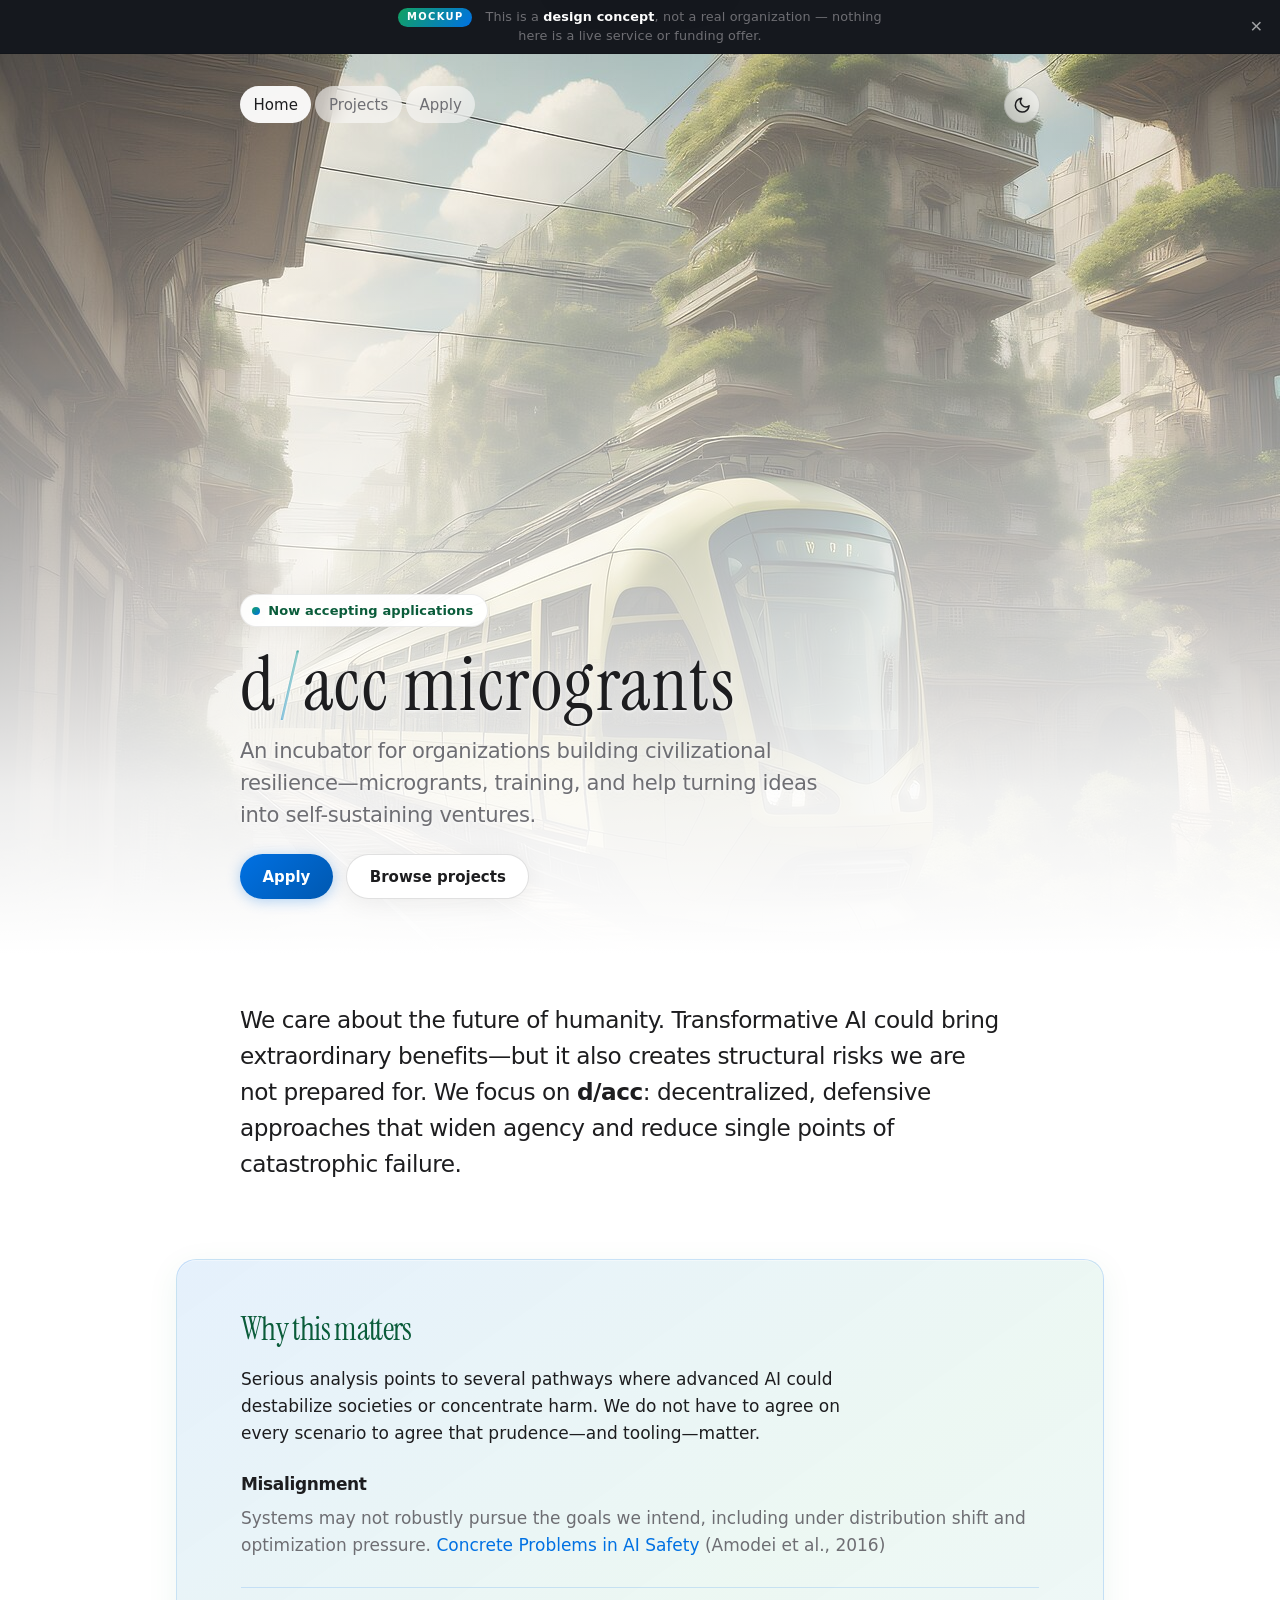
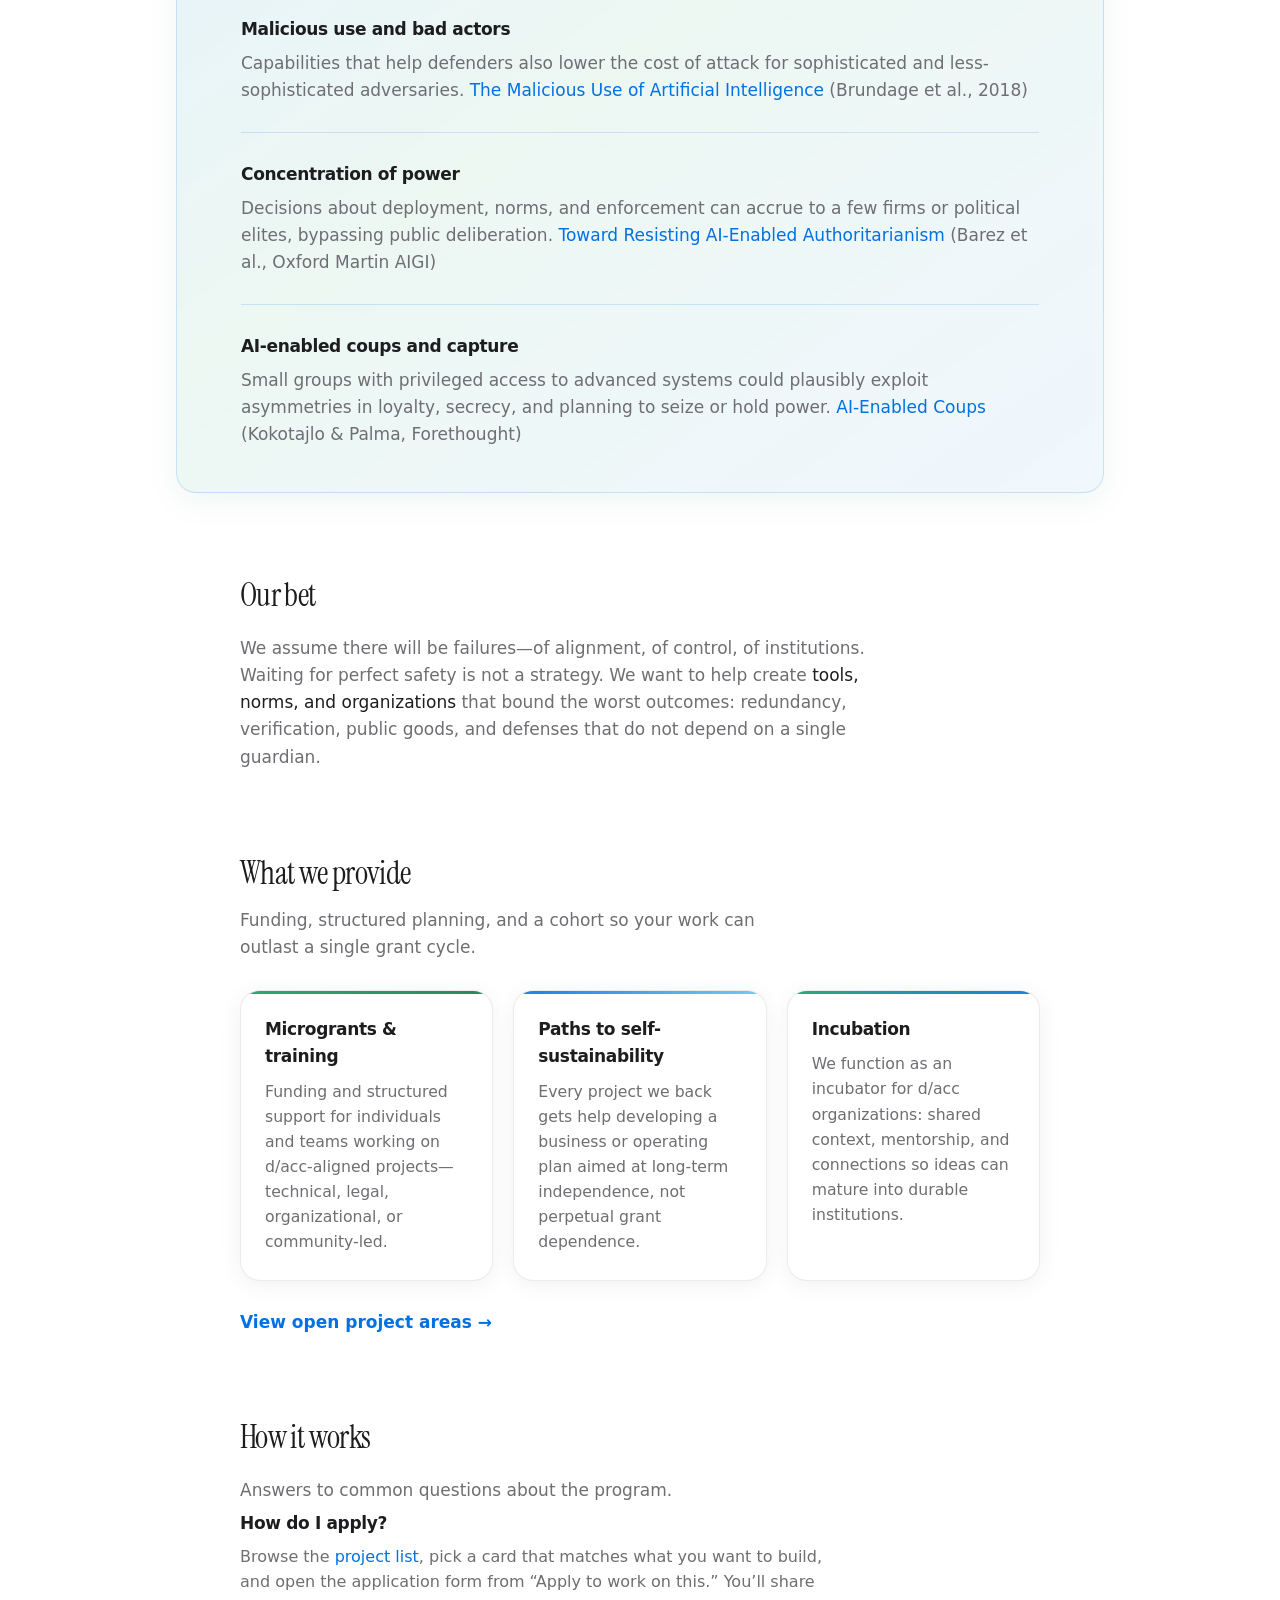
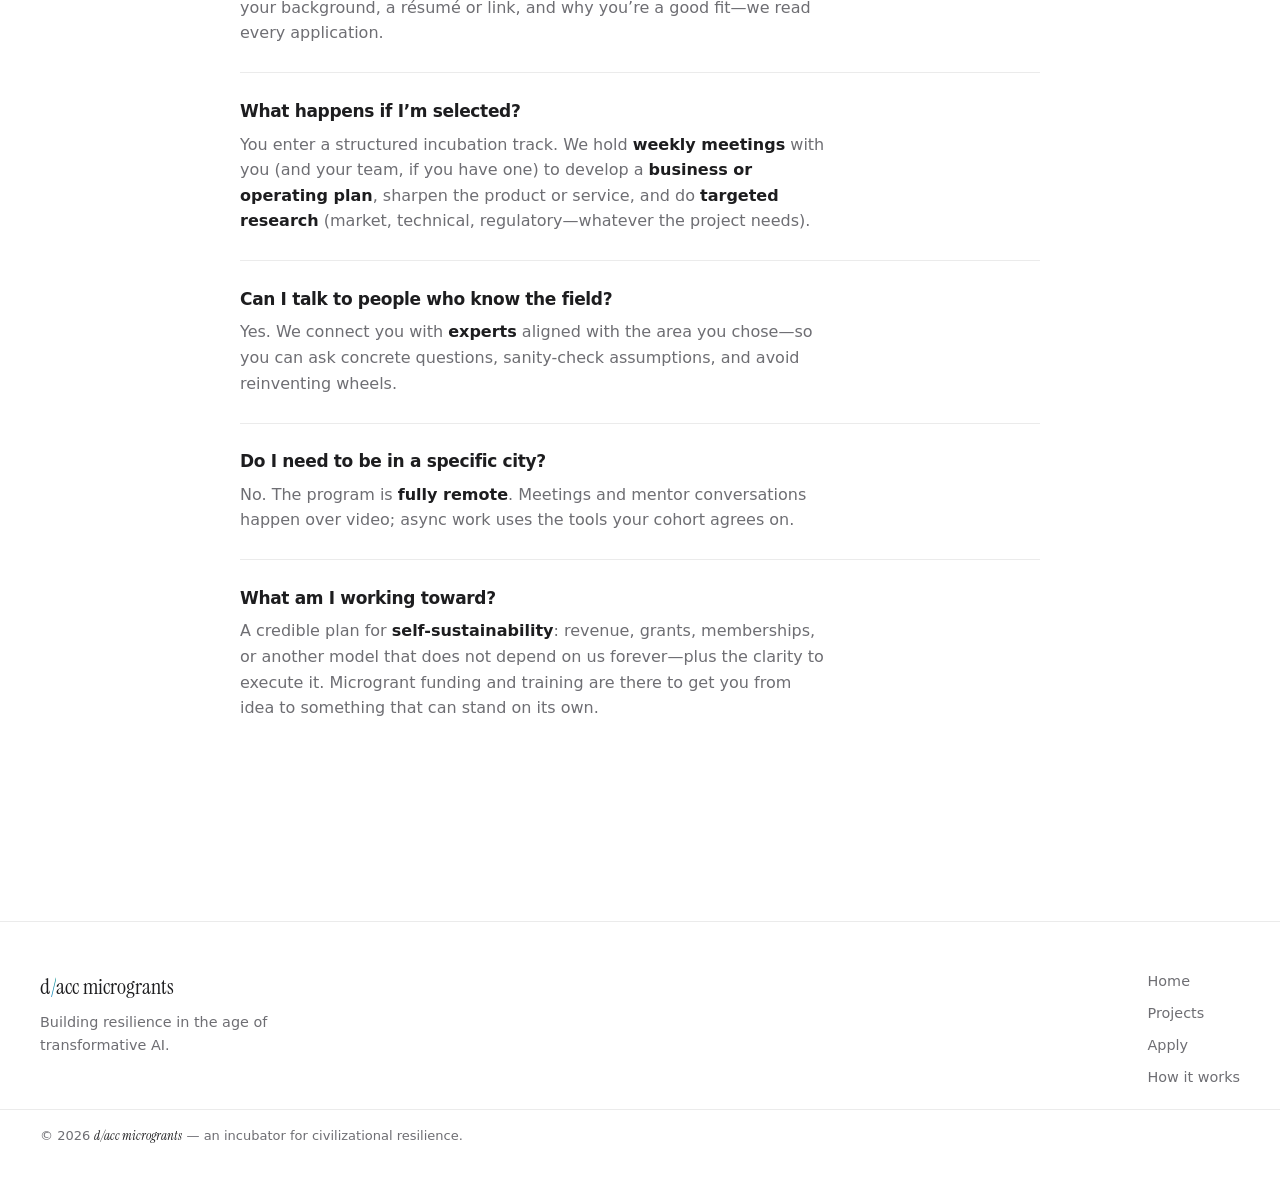
<file: index.html>
<!DOCTYPE html>
<html lang="en">
<head>
  <meta charset="utf-8">
  <meta name="viewport" content="width=device-width, initial-scale=1">
  <title>d/acc microgrants</title>
  <meta name="description" content="Microgrants and training for people building resilience against transformative AI—an incubator for d/acc organizations.">
  <meta name="theme-color" content="#ffffff">
  <meta property="og:type" content="website">
  <meta property="og:title" content="d/acc microgrants">
  <meta property="og:description" content="An incubator for organizations building civilizational resilience—microgrants, training, and help turning ideas into self-sustaining ventures.">
  <meta property="og:image" content="images/hero-solarpunk-utopia.jpg">
  <meta name="twitter:card" content="summary_large_image">
  <link rel="icon" href="favicon.svg" type="image/svg+xml">
  <link rel="preconnect" href="https://fonts.googleapis.com">
  <link rel="preconnect" href="https://fonts.gstatic.com" crossorigin>
  <link href="https://fonts.googleapis.com/css2?family=Instrument+Serif:ital@0;1&display=swap" rel="stylesheet">
  <link rel="stylesheet" href="styles.css">
  <link rel="preload" as="image" href="images/hero-solarpunk-utopia.jpg" fetchpriority="high">
  <script>(function(){var d=document.documentElement;d.classList.add('js');try{var t=localStorage.getItem('theme');d.setAttribute('data-theme',t==='dark'?'dark':'light');if(localStorage.getItem('mockupNoticeDismissed')==='1')d.classList.add('promo-hidden');}catch(e){d.setAttribute('data-theme','light');}})();</script>
</head>
<body class="page-home">
  <a class="skip-link" href="#main">Skip to content</a>

  <!-- Mockup notice -->
  <div class="promo" role="note">
    <p class="promo__text">
      <span class="promo__badge">Mockup</span>
      This is a <strong>design concept</strong>, not a real organization — nothing here is a live service or funding offer.
    </p>
    <button class="promo__dismiss" type="button" aria-label="Dismiss notice" data-promo-dismiss>&times;</button>
  </div>

  <header class="site-bar site-bar--auto" role="banner">
    <div class="site-bar-inner">
      <a class="site-bar-mark" href="index.html" aria-current="page">d<span aria-hidden="true">/</span>acc<span class="site-bar-mark-light">&nbsp;microgrants</span></a>
      <nav class="site-nav" aria-label="Primary">
        <a href="index.html" aria-current="page">Home</a>
        <a href="projects.html">Projects</a>
      </nav>
      <div class="site-bar-actions">
        <button class="theme-toggle" type="button" aria-label="Switch to dark theme" aria-pressed="false" title="Toggle dark mode">
          <svg class="ti ti-moon" viewBox="0 0 24 24" fill="none" stroke="currentColor" stroke-width="2" stroke-linecap="round" stroke-linejoin="round" aria-hidden="true"><path d="M21 12.79A9 9 0 1 1 11.21 3 7 7 0 0 0 21 12.79z"/></svg>
          <svg class="ti ti-sun" viewBox="0 0 24 24" fill="none" stroke="currentColor" stroke-width="2" stroke-linecap="round" stroke-linejoin="round" aria-hidden="true"><circle cx="12" cy="12" r="4"/><path d="M12 2v2M12 20v2M4.93 4.93l1.41 1.41M17.66 17.66l1.41 1.41M2 12h2M20 12h2M4.93 19.07l1.41-1.41M17.66 6.34l1.41-1.41"/></svg>
        </button>
        <a class="site-cta" href="apply.html">Apply</a>
      </div>
    </div>
  </header>

  <header class="hero-full">
    <img
      class="hero-bg"
      src="images/hero-solarpunk-utopia.jpg"
      width="1280"
      height="1280"
      alt=""
      decoding="async"
      fetchpriority="high"
    >
    <div class="hero-overlay" aria-hidden="true"></div>
    <div class="hero-full-inner">
      <div class="hero-top">
        <nav class="site-nav site-nav--hero" aria-label="Primary">
          <a href="index.html" aria-current="page">Home</a>
          <a href="projects.html">Projects</a>
          <a href="apply.html">Apply</a>
        </nav>
        <button class="theme-toggle" type="button" aria-label="Switch to dark theme" aria-pressed="false" title="Toggle dark mode">
          <svg class="ti ti-moon" viewBox="0 0 24 24" fill="none" stroke="currentColor" stroke-width="2" stroke-linecap="round" stroke-linejoin="round" aria-hidden="true"><path d="M21 12.79A9 9 0 1 1 11.21 3 7 7 0 0 0 21 12.79z"/></svg>
          <svg class="ti ti-sun" viewBox="0 0 24 24" fill="none" stroke="currentColor" stroke-width="2" stroke-linecap="round" stroke-linejoin="round" aria-hidden="true"><circle cx="12" cy="12" r="4"/><path d="M12 2v2M12 20v2M4.93 4.93l1.41 1.41M17.66 17.66l1.41 1.41M2 12h2M20 12h2M4.93 19.07l1.41-1.41M17.66 6.34l1.41-1.41"/></svg>
        </button>
      </div>
      <div class="hero-full-content">
        <p class="hero-eyebrow"><span class="dot" aria-hidden="true"></span> Now accepting applications</p>
        <h1 class="mark" id="hero-title">d<span>/</span>acc microgrants</h1>
        <p class="tagline tagline--hero-full">An incubator for organizations building civilizational resilience—microgrants, training, and help turning ideas into self-sustaining ventures.</p>
        <div class="hero-actions">
          <a class="hero-btn hero-btn--primary" href="apply.html">Apply</a>
          <a class="hero-btn hero-btn--secondary" href="projects.html">Browse projects</a>
        </div>
      </div>
      <div class="hero-sentinel" data-bar-sentinel aria-hidden="true"></div>
    </div>
  </header>

  <main class="wrap page-home-main" id="main">
    <section data-reveal>
      <p class="lede">We care about the future of humanity. Transformative AI could bring extraordinary benefits—but it also creates structural risks we are not prepared for. We focus on <strong>d/acc</strong>: decentralized, defensive approaches that widen agency and reduce single points of catastrophic failure.</p>
    </section>

    <section class="section-why" aria-labelledby="why-heading" data-reveal>
      <h2 id="why-heading">Why this matters</h2>
      <p>Serious analysis points to several pathways where advanced AI could destabilize societies or concentrate harm. We do not have to agree on every scenario to agree that prudence—and tooling—matter.</p>
      <ul class="risks">
        <li>
          <strong>Misalignment</strong>
          Systems may not robustly pursue the goals we intend, including under distribution shift and optimization pressure.
          <a href="https://arxiv.org/abs/1606.06565" target="_blank" rel="noopener noreferrer">Concrete Problems in AI Safety</a> (Amodei et al., 2016)
        </li>
        <li>
          <strong>Malicious use and bad actors</strong>
          Capabilities that help defenders also lower the cost of attack for sophisticated and less-sophisticated adversaries.
          <a href="https://arxiv.org/abs/1802.07228" target="_blank" rel="noopener noreferrer">The Malicious Use of Artificial Intelligence</a> (Brundage et al., 2018)
        </li>
        <li>
          <strong>Concentration of power</strong>
          Decisions about deployment, norms, and enforcement can accrue to a few firms or political elites, bypassing public deliberation.
          <a href="https://aigi.ox.ac.uk/publications/toward-resisting-ai-enabled-authoritarianism/" target="_blank" rel="noopener noreferrer">Toward Resisting AI-Enabled Authoritarianism</a> (Barez et al., Oxford Martin AIGI)
        </li>
        <li>
          <strong>AI-enabled coups and capture</strong>
          Small groups with privileged access to advanced systems could plausibly exploit asymmetries in loyalty, secrecy, and planning to seize or hold power.
          <a href="https://www.forethought.org/research/ai-enabled-coups-how-a-small-group-could-use-ai-to-seize-power.pdf" target="_blank" rel="noopener noreferrer">AI-Enabled Coups</a> (Kokotajlo &amp; Palma, Forethought)
        </li>
      </ul>
    </section>

    <section class="our-bet" data-reveal>
      <h2>Our bet</h2>
      <p>We assume there will be failures—of alignment, of control, of institutions. Waiting for perfect safety is not a strategy. We want to help create <em>tools, norms, and organizations</em> that bound the worst outcomes: redundancy, verification, public goods, and defenses that do not depend on a single guardian.</p>
    </section>

    <section class="section-provide" data-reveal>
      <h2>What we provide</h2>
      <p class="section-sub">Funding, structured planning, and a cohort so your work can outlast a single grant cycle.</p>
      <div class="offer">
        <article>
          <h3>Microgrants &amp; training</h3>
          <p>Funding and structured support for individuals and teams working on d/acc-aligned projects—technical, legal, organizational, or community-led.</p>
        </article>
        <article>
          <h3>Paths to self-sustainability</h3>
          <p>Every project we back gets help developing a business or operating plan aimed at long-term independence, not perpetual grant dependence.</p>
        </article>
        <article>
          <h3>Incubation</h3>
          <p>We function as an incubator for d/acc organizations: shared context, mentorship, and connections so ideas can mature into durable institutions.</p>
        </article>
      </div>
      <p class="inline-cta"><a href="projects.html" class="text-link">View open project areas →</a></p>
    </section>

    <section aria-labelledby="faq-heading" data-reveal>
      <h2 id="faq-heading">How it works</h2>
      <p class="faq-intro">Answers to common questions about the program.</p>
      <ul class="faq">
        <li class="faq-item">
          <h3>How do I apply?</h3>
          <p>Browse the <a href="projects.html" class="text-link">project list</a>, pick a card that matches what you want to build, and open the application form from &ldquo;Apply to work on this.&rdquo; You&rsquo;ll share your background, a résumé or link, and why you&rsquo;re a good fit—we read every application.</p>
        </li>
        <li class="faq-item">
          <h3>What happens if I&rsquo;m selected?</h3>
          <p>You enter a structured incubation track. We hold <strong>weekly meetings</strong> with you (and your team, if you have one) to develop a <strong>business or operating plan</strong>, sharpen the product or service, and do <strong>targeted research</strong> (market, technical, regulatory—whatever the project needs).</p>
        </li>
        <li class="faq-item">
          <h3>Can I talk to people who know the field?</h3>
          <p>Yes. We connect you with <strong>experts</strong> aligned with the area you chose—so you can ask concrete questions, sanity-check assumptions, and avoid reinventing wheels.</p>
        </li>
        <li class="faq-item">
          <h3>Do I need to be in a specific city?</h3>
          <p>No. The program is <strong>fully remote</strong>. Meetings and mentor conversations happen over video; async work uses the tools your cohort agrees on.</p>
        </li>
        <li class="faq-item">
          <h3>What am I working toward?</h3>
          <p>A credible plan for <strong>self-sustainability</strong>: revenue, grants, memberships, or another model that does not depend on us forever—plus the clarity to execute it. Microgrant funding and training are there to get you from idea to something that can stand on its own.</p>
        </li>
      </ul>
    </section>
  </main>

  <footer class="site-footer">
    <div class="site-footer-inner">
      <div class="site-footer-brand">
        <span class="footer-mark">d<span>/</span>acc microgrants</span>
        <p>Building resilience in the age of transformative AI.</p>
      </div>
      <nav class="site-footer-nav" aria-label="Footer">
        <a href="index.html">Home</a>
        <a href="projects.html">Projects</a>
        <a href="apply.html">Apply</a>
        <a href="index.html#faq-heading">How it works</a>
      </nav>
    </div>
    <p class="site-footer-fine">© <span data-year>2026</span> <em>d/acc microgrants</em> — an incubator for civilizational resilience.</p>
  </footer>

  <button class="to-top" type="button" aria-label="Back to top">
    <svg viewBox="0 0 24 24" fill="none" stroke="currentColor" stroke-width="2" stroke-linecap="round" stroke-linejoin="round" aria-hidden="true"><path d="M12 19V5M5 12l7-7 7 7"/></svg>
  </button>

  <script src="main.js" defer></script>
</body>
</html>
</file>
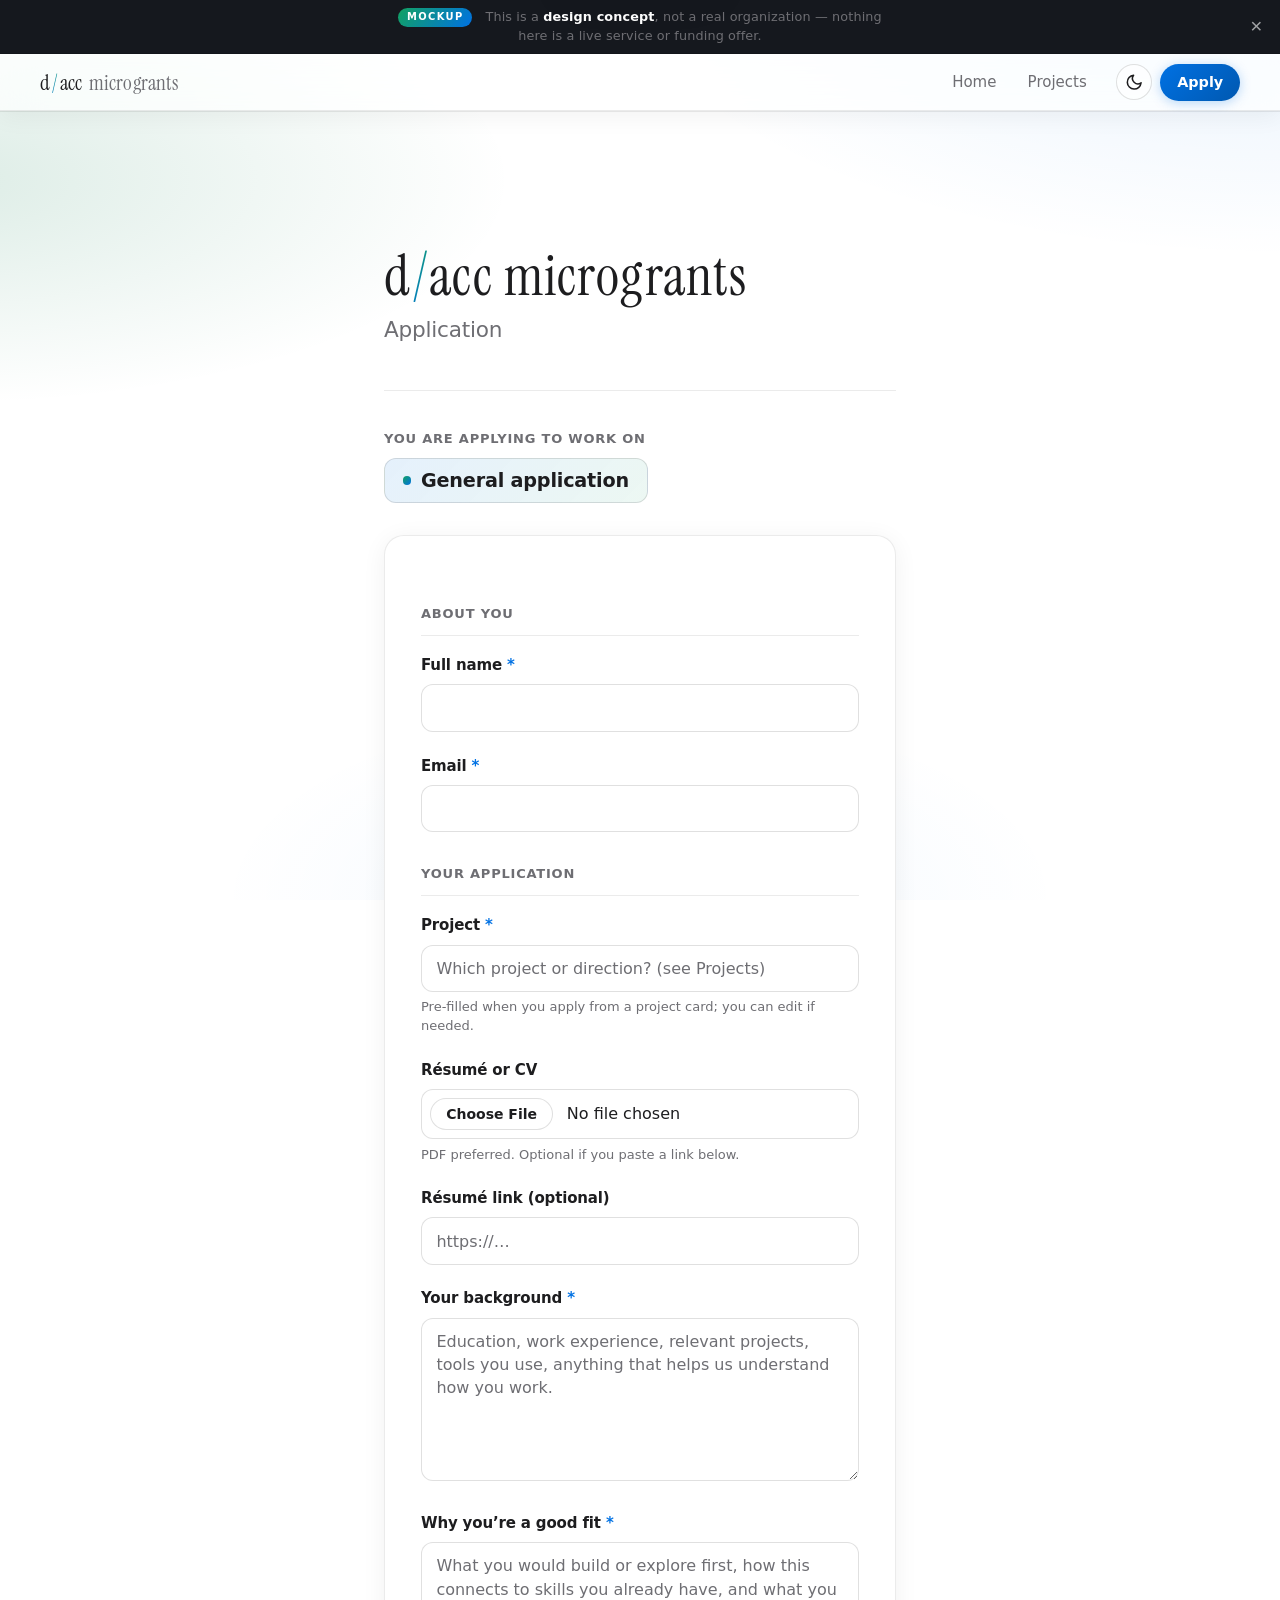
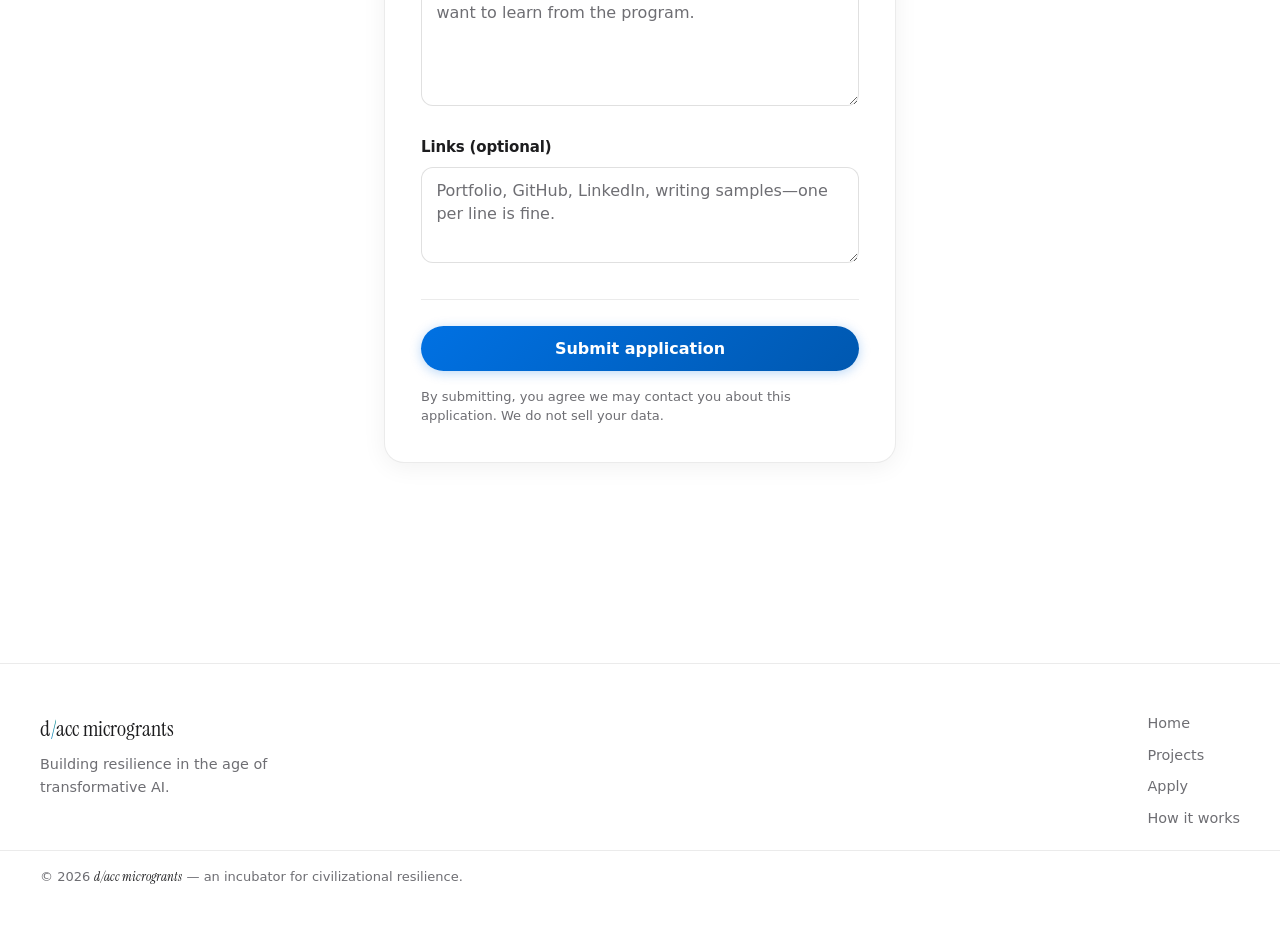
<file: apply.html>
<!DOCTYPE html>
<html lang="en">
<head>
  <meta charset="utf-8">
  <meta name="viewport" content="width=device-width, initial-scale=1">
  <title>Apply — d/acc microgrants</title>
  <meta name="description" content="Apply to work on a d/acc microgrants project.">
  <meta name="theme-color" content="#ffffff">
  <meta name="robots" content="noindex">
  <link rel="icon" href="favicon.svg" type="image/svg+xml">
  <link rel="preconnect" href="https://fonts.googleapis.com">
  <link rel="preconnect" href="https://fonts.gstatic.com" crossorigin>
  <link href="https://fonts.googleapis.com/css2?family=Instrument+Serif:ital@0;1&display=swap" rel="stylesheet">
  <link rel="stylesheet" href="styles.css">

  <!-- Form delivery: applications are emailed to contact@orlandotorres.org via FormSubmit.co.
       The first real submission triggers a one-time confirmation email you must click to activate.
       To keep the address out of the public HTML, you can later swap it for the hashed endpoint
       FormSubmit gives you (https://formsubmit.co/<your-random-token>). -->
  <script>(function(){var d=document.documentElement;d.classList.add('js');try{var t=localStorage.getItem('theme');d.setAttribute('data-theme',t==='dark'?'dark':'light');if(localStorage.getItem('mockupNoticeDismissed')==='1')d.classList.add('promo-hidden');}catch(e){d.setAttribute('data-theme','light');}})();</script>
</head>
<body class="page-apply">
  <a class="skip-link" href="#main">Skip to content</a>

  <!-- Mockup notice -->
  <div class="promo" role="note">
    <p class="promo__text">
      <span class="promo__badge">Mockup</span>
      This is a <strong>design concept</strong>, not a real organization — nothing here is a live service or funding offer.
    </p>
    <button class="promo__dismiss" type="button" aria-label="Dismiss notice" data-promo-dismiss>&times;</button>
  </div>

  <header class="site-bar" role="banner">
    <div class="site-bar-inner">
      <a class="site-bar-mark" href="index.html">d<span aria-hidden="true">/</span>acc<span class="site-bar-mark-light">&nbsp;microgrants</span></a>
      <nav class="site-nav" aria-label="Primary">
        <a href="index.html">Home</a>
        <a href="projects.html">Projects</a>
      </nav>
      <div class="site-bar-actions">
        <button class="theme-toggle" type="button" aria-label="Switch to dark theme" aria-pressed="false" title="Toggle dark mode">
          <svg class="ti ti-moon" viewBox="0 0 24 24" fill="none" stroke="currentColor" stroke-width="2" stroke-linecap="round" stroke-linejoin="round" aria-hidden="true"><path d="M21 12.79A9 9 0 1 1 11.21 3 7 7 0 0 0 21 12.79z"/></svg>
          <svg class="ti ti-sun" viewBox="0 0 24 24" fill="none" stroke="currentColor" stroke-width="2" stroke-linecap="round" stroke-linejoin="round" aria-hidden="true"><circle cx="12" cy="12" r="4"/><path d="M12 2v2M12 20v2M4.93 4.93l1.41 1.41M17.66 17.66l1.41 1.41M2 12h2M20 12h2M4.93 19.07l1.41-1.41M17.66 6.34l1.41-1.41"/></svg>
        </button>
        <a class="site-cta" href="apply.html" aria-current="page">Apply</a>
      </div>
    </div>
  </header>

  <main class="wrap wrap--narrow" id="main">
    <div class="page-head">
      <h1 class="mark"><a href="index.html">d<span>/</span>acc microgrants</a></h1>
      <p class="tagline">Application</p>
    </div>

    <p class="apply-lead">You are applying to work on</p>
    <p class="apply-project"><span class="apply-project-chip" id="project-display">Loading…</span></p>

    <form
      class="apply-form"
      action="https://formsubmit.co/contact@orlandotorres.org"
      method="post"
      enctype="multipart/form-data"
    >
      <input type="hidden" name="_subject" id="form-subject" value="d/acc microgrants application">
      <input type="hidden" name="_next" id="form-next" value="">
      <input type="hidden" name="_captcha" value="false">
      <input type="text" name="_honey" class="form-honey" tabindex="-1" autocomplete="off" aria-hidden="true">

      <p class="form-section-label">About you</p>

      <div class="form-field">
        <label class="form-label" for="field-name">Full name <span class="form-req">*</span></label>
        <input class="form-input" type="text" name="name" id="field-name" required autocomplete="name">
      </div>

      <div class="form-field">
        <label class="form-label" for="field-email">Email <span class="form-req">*</span></label>
        <input class="form-input" type="email" name="email" id="field-email" required autocomplete="email">
      </div>

      <p class="form-section-label">Your application</p>

      <div class="form-field">
        <label class="form-label" for="field-project">Project <span class="form-req">*</span></label>
        <input class="form-input" type="text" name="project" id="field-project" required>
        <p class="form-hint">Pre-filled when you apply from a project card; you can edit if needed.</p>
      </div>

      <div class="form-field">
        <label class="form-label" for="field-resume">Résumé or CV</label>
        <input class="form-input form-file" type="file" name="attachment" id="field-resume" accept=".pdf,.doc,.docx,.txt,application/pdf">
        <p class="form-hint">PDF preferred. Optional if you paste a link below.</p>
      </div>

      <div class="form-field">
        <label class="form-label" for="field-resume-url">Résumé link (optional)</label>
        <input class="form-input" type="url" name="resume_url" id="field-resume-url" placeholder="https://…" autocomplete="url">
      </div>

      <div class="form-field">
        <label class="form-label" for="field-background">Your background <span class="form-req">*</span></label>
        <textarea class="form-textarea" name="background" id="field-background" required rows="6" placeholder="Education, work experience, relevant projects, tools you use, anything that helps us understand how you work."></textarea>
      </div>

      <div class="form-field">
        <label class="form-label" for="field-fit">Why you&rsquo;re a good fit <span class="form-req">*</span></label>
        <textarea class="form-textarea" name="why_fit" id="field-fit" required rows="6" placeholder="What you would build or explore first, how this connects to skills you already have, and what you want to learn from the program."></textarea>
      </div>

      <div class="form-field">
        <label class="form-label" for="field-links">Links (optional)</label>
        <textarea class="form-textarea" name="links" id="field-links" rows="3" placeholder="Portfolio, GitHub, LinkedIn, writing samples—one per line is fine."></textarea>
      </div>

      <div class="form-actions">
        <button class="apply-btn form-submit" type="submit">Submit application</button>
        <p class="form-footnote">By submitting, you agree we may contact you about this application. We do not sell your data.</p>
      </div>
    </form>
  </main>

  <footer class="site-footer">
    <div class="site-footer-inner">
      <div class="site-footer-brand">
        <span class="footer-mark">d<span>/</span>acc microgrants</span>
        <p>Building resilience in the age of transformative AI.</p>
      </div>
      <nav class="site-footer-nav" aria-label="Footer">
        <a href="index.html">Home</a>
        <a href="projects.html">Projects</a>
        <a href="apply.html">Apply</a>
        <a href="index.html#faq-heading">How it works</a>
      </nav>
    </div>
    <p class="site-footer-fine">© <span data-year>2026</span> <em>d/acc microgrants</em> — an incubator for civilizational resilience.</p>
  </footer>

  <script>
    (function () {
      var params = new URLSearchParams(window.location.search);
      var raw = params.get("project");
      var projectInput = document.getElementById("field-project");
      var subject = document.getElementById("form-subject");
      var display = document.getElementById("project-display");
      var next = document.getElementById("form-next");

      if (raw) {
        var decoded = decodeURIComponent(raw.replace(/\+/g, " "));
        projectInput.value = decoded;
        display.textContent = decoded;
        subject.value = "Application: " + decoded;
      } else {
        display.textContent = "General application";
        projectInput.placeholder = "Which project or direction? (see Projects)";
        subject.value = "d/acc microgrants application (general)";
      }

      next.value = new URL("thank-you.html", window.location.href).href;
    })();
  </script>
  <script src="main.js" defer></script>
</body>
</html>
</file>
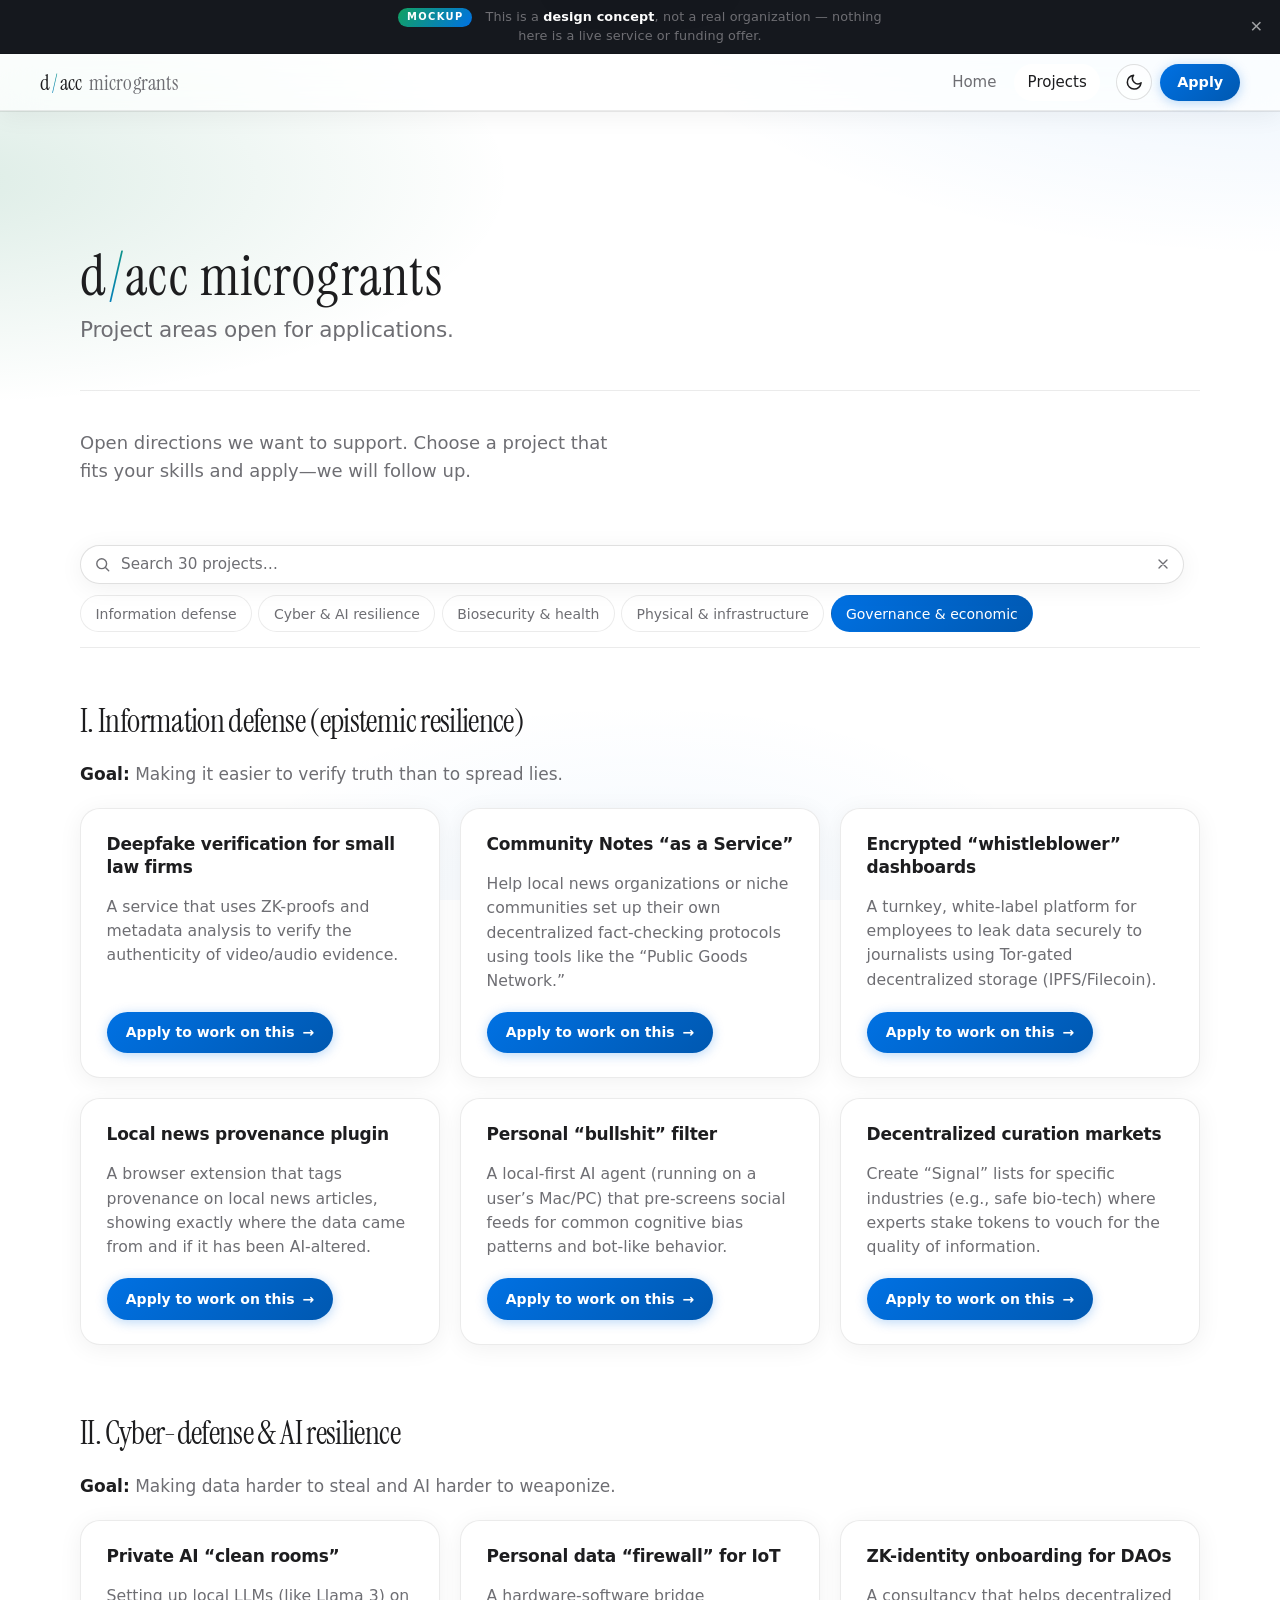
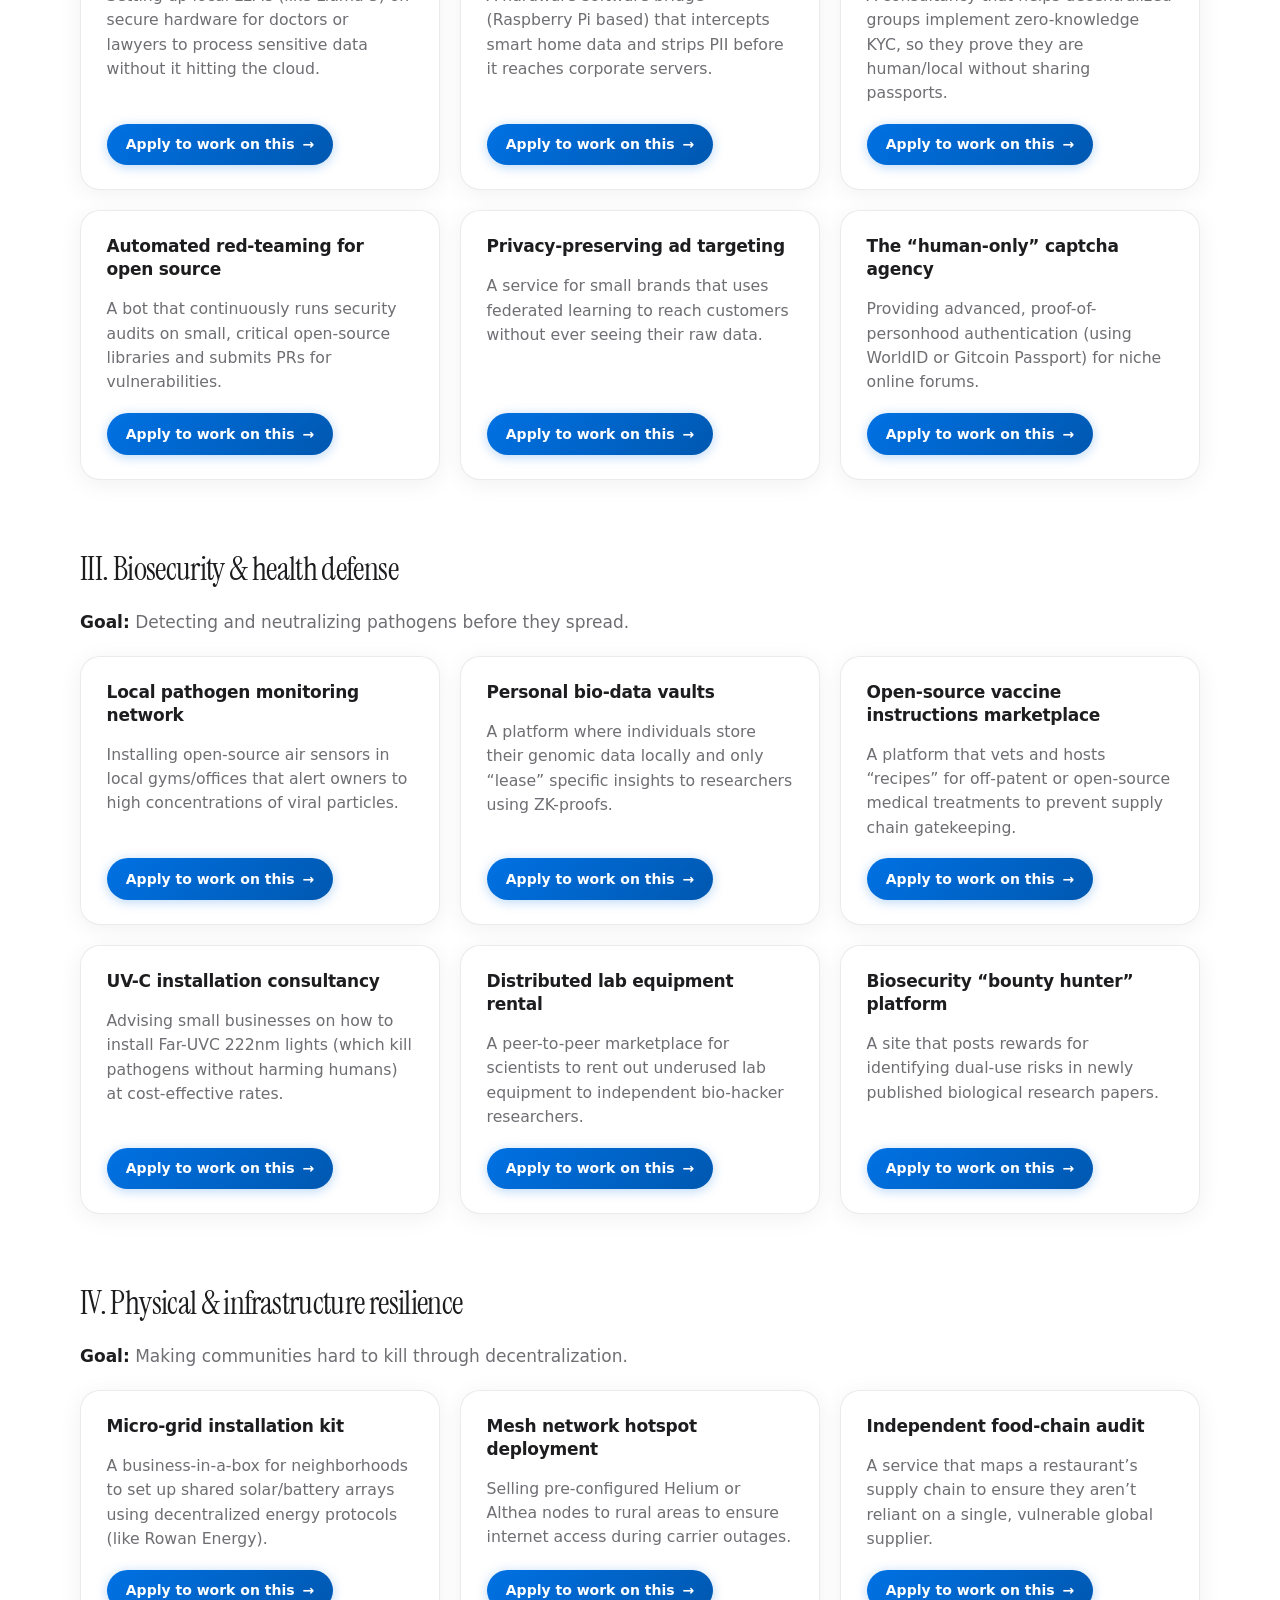
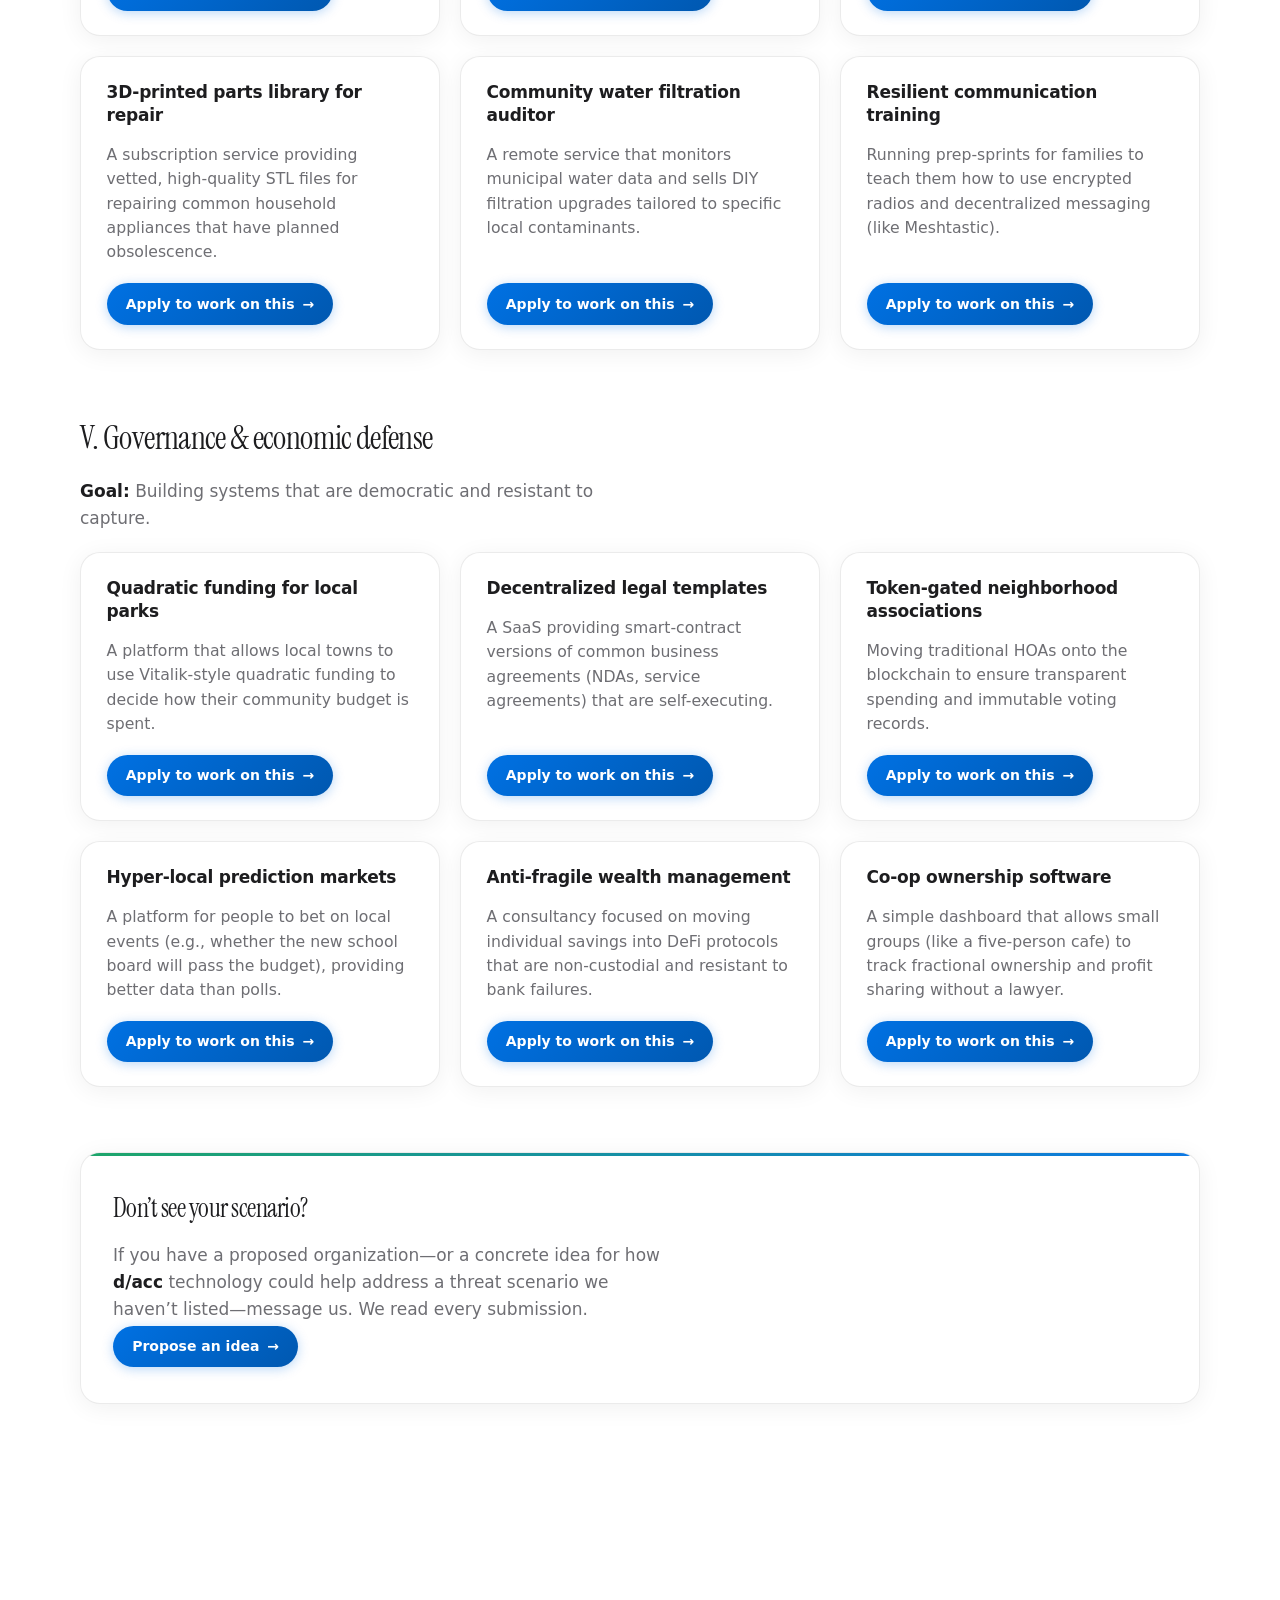
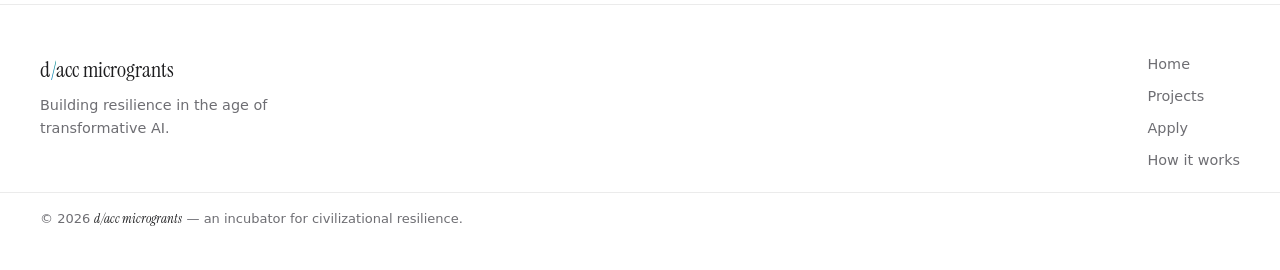
<file: projects.html>
<!DOCTYPE html>
<html lang="en">
<head>
  <meta charset="utf-8">
  <meta name="viewport" content="width=device-width, initial-scale=1">
  <title>Projects — d/acc microgrants</title>
  <meta name="description" content="Project areas you can apply to work on with d/acc microgrants.">
  <meta name="theme-color" content="#ffffff">
  <meta property="og:type" content="website">
  <meta property="og:title" content="Projects — d/acc microgrants">
  <meta property="og:description" content="Open directions we want to support, across information, cyber, bio, infrastructure, and governance defense.">
  <meta property="og:image" content="images/hero-solarpunk-utopia.jpg">
  <meta name="twitter:card" content="summary_large_image">
  <link rel="icon" href="favicon.svg" type="image/svg+xml">
  <link rel="preconnect" href="https://fonts.googleapis.com">
  <link rel="preconnect" href="https://fonts.gstatic.com" crossorigin>
  <link href="https://fonts.googleapis.com/css2?family=Instrument+Serif:ital@0;1&display=swap" rel="stylesheet">
  <link rel="stylesheet" href="styles.css">
  <script>(function(){var d=document.documentElement;d.classList.add('js');try{var t=localStorage.getItem('theme');d.setAttribute('data-theme',t==='dark'?'dark':'light');if(localStorage.getItem('mockupNoticeDismissed')==='1')d.classList.add('promo-hidden');}catch(e){d.setAttribute('data-theme','light');}})();</script>
</head>
<body class="page-projects">
  <a class="skip-link" href="#main">Skip to content</a>

  <!-- Mockup notice -->
  <div class="promo" role="note">
    <p class="promo__text">
      <span class="promo__badge">Mockup</span>
      This is a <strong>design concept</strong>, not a real organization — nothing here is a live service or funding offer.
    </p>
    <button class="promo__dismiss" type="button" aria-label="Dismiss notice" data-promo-dismiss>&times;</button>
  </div>

  <header class="site-bar" role="banner">
    <div class="site-bar-inner">
      <a class="site-bar-mark" href="index.html">d<span aria-hidden="true">/</span>acc<span class="site-bar-mark-light">&nbsp;microgrants</span></a>
      <nav class="site-nav" aria-label="Primary">
        <a href="index.html">Home</a>
        <a href="projects.html" aria-current="page">Projects</a>
      </nav>
      <div class="site-bar-actions">
        <button class="theme-toggle" type="button" aria-label="Switch to dark theme" aria-pressed="false" title="Toggle dark mode">
          <svg class="ti ti-moon" viewBox="0 0 24 24" fill="none" stroke="currentColor" stroke-width="2" stroke-linecap="round" stroke-linejoin="round" aria-hidden="true"><path d="M21 12.79A9 9 0 1 1 11.21 3 7 7 0 0 0 21 12.79z"/></svg>
          <svg class="ti ti-sun" viewBox="0 0 24 24" fill="none" stroke="currentColor" stroke-width="2" stroke-linecap="round" stroke-linejoin="round" aria-hidden="true"><circle cx="12" cy="12" r="4"/><path d="M12 2v2M12 20v2M4.93 4.93l1.41 1.41M17.66 17.66l1.41 1.41M2 12h2M20 12h2M4.93 19.07l1.41-1.41M17.66 6.34l1.41-1.41"/></svg>
        </button>
        <a class="site-cta" href="apply.html">Apply</a>
      </div>
    </div>
  </header>

  <main class="wrap wrap--wide" id="main">
    <div class="page-head">
      <h1 class="mark"><a href="index.html">d<span>/</span>acc microgrants</a></h1>
      <p class="tagline">Project areas open for applications.</p>
    </div>

    <div class="page-intro">
      <p>Open directions we want to support. Choose a project that fits your skills and apply—we will follow up.</p>
    </div>

    <div class="projects-toolbar">
      <div class="toolbar-row">
        <div class="proj-search">
          <svg class="search-icon" viewBox="0 0 24 24" fill="none" stroke="currentColor" stroke-width="2" stroke-linecap="round" stroke-linejoin="round" aria-hidden="true"><circle cx="11" cy="11" r="7"/><path d="m21 21-4.3-4.3"/></svg>
          <input id="project-search" type="search" placeholder="Search 30 projects…" aria-label="Search projects" autocomplete="off">
          <button class="search-clear" id="search-clear" type="button" aria-label="Clear search" hidden>
            <svg viewBox="0 0 24 24" fill="none" stroke="currentColor" stroke-width="2" stroke-linecap="round" stroke-linejoin="round" aria-hidden="true"><path d="M18 6 6 18M6 6l12 12"/></svg>
          </button>
        </div>
        <span class="result-count" id="result-count" aria-live="polite"></span>
      </div>
      <nav class="section-nav" aria-label="Project categories">
        <a href="#information-defense">Information defense</a>
        <a href="#cyber-defense">Cyber &amp; AI resilience</a>
        <a href="#biosecurity">Biosecurity &amp; health</a>
        <a href="#physical-infrastructure">Physical &amp; infrastructure</a>
        <a href="#governance-economic">Governance &amp; economic</a>
      </nav>
    </div>

    <section class="project-area" id="information-defense" aria-labelledby="heading-i" data-reveal>
      <h2 id="heading-i">I. Information defense (epistemic resilience)</h2>
      <p class="goal-lead"><strong>Goal:</strong> Making it easier to verify truth than to spread lies.</p>
      <div class="card-grid">
        <article class="project-card">
          <h3>Deepfake verification for small law firms</h3>
          <p>A service that uses ZK-proofs and metadata analysis to verify the authenticity of video/audio evidence.</p>
          <a class="apply-btn" href="apply.html?project=Deepfake%20verification%20for%20small%20law%20firms">Apply to work on this</a>
        </article>
        <article class="project-card">
          <h3>Community Notes &ldquo;as a Service&rdquo;</h3>
          <p>Help local news organizations or niche communities set up their own decentralized fact-checking protocols using tools like the &ldquo;Public Goods Network.&rdquo;</p>
          <a class="apply-btn" href="apply.html?project=Community%20Notes%20as%20a%20Service">Apply to work on this</a>
        </article>
        <article class="project-card">
          <h3>Encrypted &ldquo;whistleblower&rdquo; dashboards</h3>
          <p>A turnkey, white-label platform for employees to leak data securely to journalists using Tor-gated decentralized storage (IPFS/Filecoin).</p>
          <a class="apply-btn" href="apply.html?project=Encrypted%20whistleblower%20dashboards">Apply to work on this</a>
        </article>
        <article class="project-card">
          <h3>Local news provenance plugin</h3>
          <p>A browser extension that tags provenance on local news articles, showing exactly where the data came from and if it has been AI-altered.</p>
          <a class="apply-btn" href="apply.html?project=Local%20news%20provenance%20plugin">Apply to work on this</a>
        </article>
        <article class="project-card">
          <h3>Personal &ldquo;bullshit&rdquo; filter</h3>
          <p>A local-first AI agent (running on a user&rsquo;s Mac/PC) that pre-screens social feeds for common cognitive bias patterns and bot-like behavior.</p>
          <a class="apply-btn" href="apply.html?project=Personal%20bullshit%20filter">Apply to work on this</a>
        </article>
        <article class="project-card">
          <h3>Decentralized curation markets</h3>
          <p>Create &ldquo;Signal&rdquo; lists for specific industries (e.g., safe bio-tech) where experts stake tokens to vouch for the quality of information.</p>
          <a class="apply-btn" href="apply.html?project=Decentralized%20curation%20markets">Apply to work on this</a>
        </article>
      </div>
    </section>

    <section class="project-area" id="cyber-defense" aria-labelledby="heading-ii" data-reveal>
      <h2 id="heading-ii">II. Cyber-defense &amp; AI resilience</h2>
      <p class="goal-lead"><strong>Goal:</strong> Making data harder to steal and AI harder to weaponize.</p>
      <div class="card-grid">
        <article class="project-card">
          <h3>Private AI &ldquo;clean rooms&rdquo;</h3>
          <p>Setting up local LLMs (like Llama 3) on secure hardware for doctors or lawyers to process sensitive data without it hitting the cloud.</p>
          <a class="apply-btn" href="apply.html?project=Private%20AI%20clean%20rooms">Apply to work on this</a>
        </article>
        <article class="project-card">
          <h3>Personal data &ldquo;firewall&rdquo; for IoT</h3>
          <p>A hardware-software bridge (Raspberry Pi based) that intercepts smart home data and strips PII before it reaches corporate servers.</p>
          <a class="apply-btn" href="apply.html?project=Personal%20data%20firewall%20for%20IoT">Apply to work on this</a>
        </article>
        <article class="project-card">
          <h3>ZK-identity onboarding for DAOs</h3>
          <p>A consultancy that helps decentralized groups implement zero-knowledge KYC, so they prove they are human/local without sharing passports.</p>
          <a class="apply-btn" href="apply.html?project=ZK-identity%20onboarding%20for%20DAOs">Apply to work on this</a>
        </article>
        <article class="project-card">
          <h3>Automated red-teaming for open source</h3>
          <p>A bot that continuously runs security audits on small, critical open-source libraries and submits PRs for vulnerabilities.</p>
          <a class="apply-btn" href="apply.html?project=Automated%20red-teaming%20for%20open%20source">Apply to work on this</a>
        </article>
        <article class="project-card">
          <h3>Privacy-preserving ad targeting</h3>
          <p>A service for small brands that uses federated learning to reach customers without ever seeing their raw data.</p>
          <a class="apply-btn" href="apply.html?project=Privacy-preserving%20ad%20targeting">Apply to work on this</a>
        </article>
        <article class="project-card">
          <h3>The &ldquo;human-only&rdquo; captcha agency</h3>
          <p>Providing advanced, proof-of-personhood authentication (using WorldID or Gitcoin Passport) for niche online forums.</p>
          <a class="apply-btn" href="apply.html?project=Human-only%20captcha%20agency">Apply to work on this</a>
        </article>
      </div>
    </section>

    <section class="project-area" id="biosecurity" aria-labelledby="heading-iii" data-reveal>
      <h2 id="heading-iii">III. Biosecurity &amp; health defense</h2>
      <p class="goal-lead"><strong>Goal:</strong> Detecting and neutralizing pathogens before they spread.</p>
      <div class="card-grid">
        <article class="project-card">
          <h3>Local pathogen monitoring network</h3>
          <p>Installing open-source air sensors in local gyms/offices that alert owners to high concentrations of viral particles.</p>
          <a class="apply-btn" href="apply.html?project=Local%20pathogen%20monitoring%20network">Apply to work on this</a>
        </article>
        <article class="project-card">
          <h3>Personal bio-data vaults</h3>
          <p>A platform where individuals store their genomic data locally and only &ldquo;lease&rdquo; specific insights to researchers using ZK-proofs.</p>
          <a class="apply-btn" href="apply.html?project=Personal%20bio-data%20vaults">Apply to work on this</a>
        </article>
        <article class="project-card">
          <h3>Open-source vaccine instructions marketplace</h3>
          <p>A platform that vets and hosts &ldquo;recipes&rdquo; for off-patent or open-source medical treatments to prevent supply chain gatekeeping.</p>
          <a class="apply-btn" href="apply.html?project=Open-source%20vaccine%20instructions%20marketplace">Apply to work on this</a>
        </article>
        <article class="project-card">
          <h3>UV-C installation consultancy</h3>
          <p>Advising small businesses on how to install Far-UVC 222nm lights (which kill pathogens without harming humans) at cost-effective rates.</p>
          <a class="apply-btn" href="apply.html?project=UV-C%20installation%20consultancy">Apply to work on this</a>
        </article>
        <article class="project-card">
          <h3>Distributed lab equipment rental</h3>
          <p>A peer-to-peer marketplace for scientists to rent out underused lab equipment to independent bio-hacker researchers.</p>
          <a class="apply-btn" href="apply.html?project=Distributed%20lab%20equipment%20rental">Apply to work on this</a>
        </article>
        <article class="project-card">
          <h3>Biosecurity &ldquo;bounty hunter&rdquo; platform</h3>
          <p>A site that posts rewards for identifying dual-use risks in newly published biological research papers.</p>
          <a class="apply-btn" href="apply.html?project=Biosecurity%20bounty%20hunter%20platform">Apply to work on this</a>
        </article>
      </div>
    </section>

    <section class="project-area" id="physical-infrastructure" aria-labelledby="heading-iv" data-reveal>
      <h2 id="heading-iv">IV. Physical &amp; infrastructure resilience</h2>
      <p class="goal-lead"><strong>Goal:</strong> Making communities hard to kill through decentralization.</p>
      <div class="card-grid">
        <article class="project-card">
          <h3>Micro-grid installation kit</h3>
          <p>A business-in-a-box for neighborhoods to set up shared solar/battery arrays using decentralized energy protocols (like Rowan Energy).</p>
          <a class="apply-btn" href="apply.html?project=Micro-grid%20installation%20kit">Apply to work on this</a>
        </article>
        <article class="project-card">
          <h3>Mesh network hotspot deployment</h3>
          <p>Selling pre-configured Helium or Althea nodes to rural areas to ensure internet access during carrier outages.</p>
          <a class="apply-btn" href="apply.html?project=Mesh%20network%20hotspot%20deployment">Apply to work on this</a>
        </article>
        <article class="project-card">
          <h3>Independent food-chain audit</h3>
          <p>A service that maps a restaurant&rsquo;s supply chain to ensure they aren&rsquo;t reliant on a single, vulnerable global supplier.</p>
          <a class="apply-btn" href="apply.html?project=Independent%20food-chain%20audit">Apply to work on this</a>
        </article>
        <article class="project-card">
          <h3>3D-printed parts library for repair</h3>
          <p>A subscription service providing vetted, high-quality STL files for repairing common household appliances that have planned obsolescence.</p>
          <a class="apply-btn" href="apply.html?project=3D-printed%20parts%20library%20for%20repair">Apply to work on this</a>
        </article>
        <article class="project-card">
          <h3>Community water filtration auditor</h3>
          <p>A remote service that monitors municipal water data and sells DIY filtration upgrades tailored to specific local contaminants.</p>
          <a class="apply-btn" href="apply.html?project=Community%20water%20filtration%20auditor">Apply to work on this</a>
        </article>
        <article class="project-card">
          <h3>Resilient communication training</h3>
          <p>Running prep-sprints for families to teach them how to use encrypted radios and decentralized messaging (like Meshtastic).</p>
          <a class="apply-btn" href="apply.html?project=Resilient%20communication%20training">Apply to work on this</a>
        </article>
      </div>
    </section>

    <section class="project-area" id="governance-economic" aria-labelledby="heading-v" data-reveal>
      <h2 id="heading-v">V. Governance &amp; economic defense</h2>
      <p class="goal-lead"><strong>Goal:</strong> Building systems that are democratic and resistant to capture.</p>
      <div class="card-grid">
        <article class="project-card">
          <h3>Quadratic funding for local parks</h3>
          <p>A platform that allows local towns to use Vitalik-style quadratic funding to decide how their community budget is spent.</p>
          <a class="apply-btn" href="apply.html?project=Quadratic%20funding%20for%20local%20parks">Apply to work on this</a>
        </article>
        <article class="project-card">
          <h3>Decentralized legal templates</h3>
          <p>A SaaS providing smart-contract versions of common business agreements (NDAs, service agreements) that are self-executing.</p>
          <a class="apply-btn" href="apply.html?project=Decentralized%20legal%20templates">Apply to work on this</a>
        </article>
        <article class="project-card">
          <h3>Token-gated neighborhood associations</h3>
          <p>Moving traditional HOAs onto the blockchain to ensure transparent spending and immutable voting records.</p>
          <a class="apply-btn" href="apply.html?project=Token-gated%20neighborhood%20associations">Apply to work on this</a>
        </article>
        <article class="project-card">
          <h3>Hyper-local prediction markets</h3>
          <p>A platform for people to bet on local events (e.g., whether the new school board will pass the budget), providing better data than polls.</p>
          <a class="apply-btn" href="apply.html?project=Hyper-local%20prediction%20markets">Apply to work on this</a>
        </article>
        <article class="project-card">
          <h3>Anti-fragile wealth management</h3>
          <p>A consultancy focused on moving individual savings into DeFi protocols that are non-custodial and resistant to bank failures.</p>
          <a class="apply-btn" href="apply.html?project=Anti-fragile%20wealth%20management">Apply to work on this</a>
        </article>
        <article class="project-card">
          <h3>Co-op ownership software</h3>
          <p>A simple dashboard that allows small groups (like a five-person cafe) to track fractional ownership and profit sharing without a lawyer.</p>
          <a class="apply-btn" href="apply.html?project=Co-op%20ownership%20software">Apply to work on this</a>
        </article>
      </div>
    </section>

    <div class="no-results" id="no-results" hidden>
      <p>No projects match your search. <strong>Try a different keyword</strong>, or <a href="apply.html?project=Proposal%3A%20d%2Facc%20approach%20to%20an%20unlisted%20threat%20scenario" class="text-link">propose your own idea</a>.</p>
    </div>

    <section class="projects-open-call" aria-labelledby="open-call-heading">
      <h2 id="open-call-heading">Don&rsquo;t see your scenario?</h2>
      <p>If you have a proposed organization—or a concrete idea for how <strong>d/acc</strong> technology could help address a threat scenario we haven&rsquo;t listed—message us. We read every submission.</p>
      <p class="projects-open-cta">
        <a class="apply-btn" href="apply.html?project=Proposal%3A%20d%2Facc%20approach%20to%20an%20unlisted%20threat%20scenario">Propose an idea</a>
      </p>
    </section>
  </main>

  <footer class="site-footer">
    <div class="site-footer-inner">
      <div class="site-footer-brand">
        <span class="footer-mark">d<span>/</span>acc microgrants</span>
        <p>Building resilience in the age of transformative AI.</p>
      </div>
      <nav class="site-footer-nav" aria-label="Footer">
        <a href="index.html">Home</a>
        <a href="projects.html">Projects</a>
        <a href="apply.html">Apply</a>
        <a href="index.html#faq-heading">How it works</a>
      </nav>
    </div>
    <p class="site-footer-fine">© <span data-year>2026</span> <em>d/acc microgrants</em> — an incubator for civilizational resilience.</p>
  </footer>

  <button class="to-top" type="button" aria-label="Back to top">
    <svg viewBox="0 0 24 24" fill="none" stroke="currentColor" stroke-width="2" stroke-linecap="round" stroke-linejoin="round" aria-hidden="true"><path d="M12 19V5M5 12l7-7 7 7"/></svg>
  </button>

  <script src="main.js" defer></script>
</body>
</html>
</file>
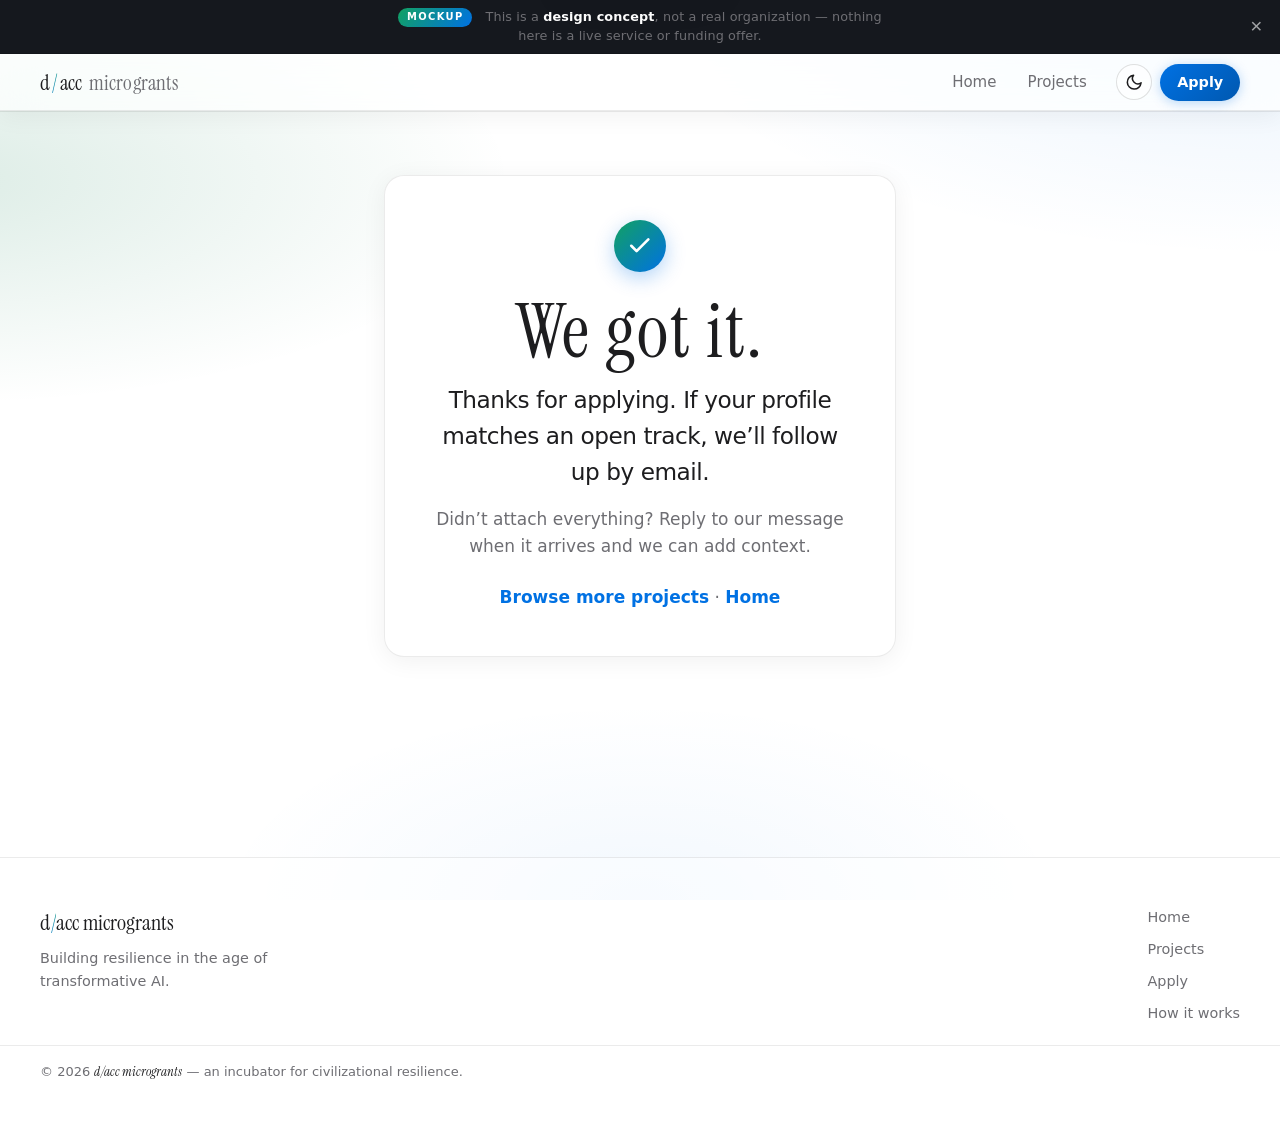
<file: thank-you.html>
<!DOCTYPE html>
<html lang="en">
<head>
  <meta charset="utf-8">
  <meta name="viewport" content="width=device-width, initial-scale=1">
  <title>Thank you — d/acc microgrants</title>
  <meta name="theme-color" content="#ffffff">
  <meta name="robots" content="noindex">
  <link rel="icon" href="favicon.svg" type="image/svg+xml">
  <link rel="preconnect" href="https://fonts.googleapis.com">
  <link rel="preconnect" href="https://fonts.gstatic.com" crossorigin>
  <link href="https://fonts.googleapis.com/css2?family=Instrument+Serif:ital@0;1&display=swap" rel="stylesheet">
  <link rel="stylesheet" href="styles.css">
  <script>(function(){var d=document.documentElement;d.classList.add('js');try{var t=localStorage.getItem('theme');d.setAttribute('data-theme',t==='dark'?'dark':'light');if(localStorage.getItem('mockupNoticeDismissed')==='1')d.classList.add('promo-hidden');}catch(e){d.setAttribute('data-theme','light');}})();</script>
</head>
<body class="page-thanks">
  <a class="skip-link" href="#main">Skip to content</a>

  <!-- Mockup notice -->
  <div class="promo" role="note">
    <p class="promo__text">
      <span class="promo__badge">Mockup</span>
      This is a <strong>design concept</strong>, not a real organization — nothing here is a live service or funding offer.
    </p>
    <button class="promo__dismiss" type="button" aria-label="Dismiss notice" data-promo-dismiss>&times;</button>
  </div>

  <header class="site-bar" role="banner">
    <div class="site-bar-inner">
      <a class="site-bar-mark" href="index.html">d<span aria-hidden="true">/</span>acc<span class="site-bar-mark-light">&nbsp;microgrants</span></a>
      <nav class="site-nav" aria-label="Primary">
        <a href="index.html">Home</a>
        <a href="projects.html">Projects</a>
      </nav>
      <div class="site-bar-actions">
        <button class="theme-toggle" type="button" aria-label="Switch to dark theme" aria-pressed="false" title="Toggle dark mode">
          <svg class="ti ti-moon" viewBox="0 0 24 24" fill="none" stroke="currentColor" stroke-width="2" stroke-linecap="round" stroke-linejoin="round" aria-hidden="true"><path d="M21 12.79A9 9 0 1 1 11.21 3 7 7 0 0 0 21 12.79z"/></svg>
          <svg class="ti ti-sun" viewBox="0 0 24 24" fill="none" stroke="currentColor" stroke-width="2" stroke-linecap="round" stroke-linejoin="round" aria-hidden="true"><circle cx="12" cy="12" r="4"/><path d="M12 2v2M12 20v2M4.93 4.93l1.41 1.41M17.66 17.66l1.41 1.41M2 12h2M20 12h2M4.93 19.07l1.41-1.41M17.66 6.34l1.41-1.41"/></svg>
        </button>
        <a class="site-cta" href="apply.html">Apply</a>
      </div>
    </div>
  </header>

  <main class="wrap wrap--narrow" id="main">
    <div class="thank-you-card" data-reveal>
      <span class="thank-you-badge" aria-hidden="true">
        <svg viewBox="0 0 24 24" fill="none" stroke="currentColor" stroke-width="2.5" stroke-linecap="round" stroke-linejoin="round"><path d="M20 6 9 17l-5-5"/></svg>
      </span>
      <h1 class="mark">We got it.</h1>
      <p class="lede thank-you-lede">Thanks for applying. If your profile matches an open track, we&rsquo;ll follow up by email.</p>
      <p class="thank-you-muted">Didn&rsquo;t attach everything? Reply to our message when it arrives and we can add context.</p>
      <p class="inline-cta"><a href="projects.html" class="text-link">Browse more projects</a> · <a href="index.html" class="text-link">Home</a></p>
    </div>
  </main>

  <footer class="site-footer">
    <div class="site-footer-inner">
      <div class="site-footer-brand">
        <span class="footer-mark">d<span>/</span>acc microgrants</span>
        <p>Building resilience in the age of transformative AI.</p>
      </div>
      <nav class="site-footer-nav" aria-label="Footer">
        <a href="index.html">Home</a>
        <a href="projects.html">Projects</a>
        <a href="apply.html">Apply</a>
        <a href="index.html#faq-heading">How it works</a>
      </nav>
    </div>
    <p class="site-footer-fine">© <span data-year>2026</span> <em>d/acc microgrants</em> — an incubator for civilizational resilience.</p>
  </footer>

  <script src="main.js" defer></script>
</body>
</html>
</file>
<file: styles.css>
/* =========================================================================
   d/acc microgrants — design system
   Light is the default; [data-theme="dark"] supplies the dark palette.
   Colors are driven by tokens so both themes share one set of rules.
   ========================================================================= */

:root {
  --bg: #ffffff;
  --bg-rgb: 255, 255, 255;
  --bg-elevated: #ffffff;
  --bg-elevated-rgb: 255, 255, 255;
  --text: #1d1d1f;
  --muted: #6e6e73;
  --border: rgba(0, 0, 0, 0.08);
  --border-strong: rgba(0, 0, 0, 0.12);

  --accent-green: #0d7d4d;
  --accent-green-mid: #12a162;
  --accent-green-text: #0a5c3a;
  --accent-blue: #0071e3;
  --accent-blue-deep: #0058b0;

  --glow-green: rgba(13, 125, 77, 0.14);
  --glow-blue: rgba(0, 113, 227, 0.12);
  --glow-bottom: rgba(0, 113, 227, 0.05);

  --glass-bg: rgba(255, 255, 255, 0.55);
  --glass-bg-hover: rgba(255, 255, 255, 0.82);
  --glass-bg-active: rgba(255, 255, 255, 0.94);
  --bar-bg: rgba(255, 255, 255, 0.72);
  --field-bg: var(--bg);

  --hero-shadow: 0 1px 3px rgba(255, 255, 255, 0.9), 0 2px 20px rgba(245, 245, 247, 0.8);

  --max: 58rem;
  --max-wide: 80rem;
  --bar-h: 3.5rem;

  --radius-lg: 20px;
  --radius-md: 12px;
  --radius-pill: 980px;

  --shadow-soft: 0 4px 24px rgba(0, 0, 0, 0.06);
  --shadow-card: 0 8px 40px rgba(0, 0, 0, 0.07);
  --shadow-bar: 0 1px 0 var(--border), 0 6px 24px rgba(0, 0, 0, 0.05);
}

:root[data-theme="dark"] {
  --bg: #0b0d11;
  --bg-rgb: 11, 13, 17;
  --bg-elevated: #15181e;
  --bg-elevated-rgb: 21, 24, 30;
  --text: #f1f3f5;
  --muted: #9aa1ac;
  --border: rgba(255, 255, 255, 0.10);
  --border-strong: rgba(255, 255, 255, 0.18);

  --accent-green: #34d39b;
  --accent-green-mid: #2bbf8a;
  --accent-green-text: #41dca3;
  --accent-blue: #3b9dff;
  --accent-blue-deep: #2f7fe0;

  --glow-green: rgba(45, 212, 164, 0.10);
  --glow-blue: rgba(59, 157, 255, 0.10);
  --glow-bottom: rgba(59, 157, 255, 0.06);

  --glass-bg: rgba(30, 34, 42, 0.55);
  --glass-bg-hover: rgba(42, 48, 58, 0.85);
  --glass-bg-active: rgba(50, 56, 68, 0.95);
  --bar-bg: rgba(13, 16, 21, 0.72);
  --field-bg: rgba(255, 255, 255, 0.04);

  --hero-shadow: 0 1px 12px rgba(0, 0, 0, 0.6), 0 2px 30px rgba(0, 0, 0, 0.5);

  --shadow-soft: 0 4px 24px rgba(0, 0, 0, 0.4);
  --shadow-card: 0 10px 44px rgba(0, 0, 0, 0.55);
  --shadow-bar: 0 1px 0 var(--border), 0 8px 28px rgba(0, 0, 0, 0.45);
}

* {
  box-sizing: border-box;
}

html {
  scroll-behavior: smooth;
}

body {
  margin: 0;
  font-family: system-ui, -apple-system, BlinkMacSystemFont, "Segoe UI", Roboto, "Helvetica Neue", Arial, sans-serif;
  font-size: 1.0625rem;
  line-height: 1.6;
  color: var(--text);
  background-color: var(--bg);
  background-image:
    radial-gradient(ellipse 100% 70% at 100% -10%, var(--glow-blue), transparent 55%),
    radial-gradient(ellipse 90% 50% at -5% 20%, var(--glow-green), transparent 50%),
    radial-gradient(ellipse 60% 40% at 50% 100%, var(--glow-bottom), transparent 55%);
  background-attachment: fixed;
  -webkit-font-smoothing: antialiased;
  transition: background-color 0.3s ease, color 0.3s ease;
}

::selection {
  background: var(--accent-blue);
  color: #fff;
}

/* ---------- Layout ---------- */
.wrap {
  max-width: min(var(--max), 100% - 2rem);
  margin: 0 auto;
  padding: clamp(2.25rem, 5vw, 4rem) clamp(1.25rem, 5vw, 4rem) clamp(4rem, 10vw, 7rem);
}

.wrap--wide {
  max-width: min(var(--max-wide), 100% - 2rem);
}

.wrap--narrow {
  max-width: min(40rem, 100% - 2rem);
}

.page-home-main {
  padding-top: clamp(2rem, 5vw, 3rem);
}

/* ---------- Skip link ---------- */
.skip-link {
  position: fixed;
  top: 0.75rem;
  left: 50%;
  transform: translate(-50%, -150%);
  z-index: 200;
  padding: 0.6rem 1.1rem;
  border-radius: var(--radius-pill);
  background: var(--accent-blue);
  color: #fff;
  font-size: 0.9rem;
  font-weight: 600;
  text-decoration: none;
  box-shadow: var(--shadow-card);
  transition: transform 0.2s ease;
}

.skip-link:focus {
  transform: translate(-50%, 0);
  outline: 2px solid #fff;
  outline-offset: 2px;
}

/* ---------- Mockup notice banner ----------
   A dismissible strip flagging that this is a design concept, not a live
   service. Stays dark in both themes so it reads as page chrome; the inline
   <head> script hides it pre-paint once dismissed (no layout flash). */
html.promo-hidden .promo {
  display: none;
}

.promo {
  position: relative;
  z-index: 130;
  display: flex;
  align-items: center;
  justify-content: center;
  gap: 0.75rem;
  padding: 0.5rem 2.75rem;
  background: #15181e;
  border-bottom: 1px solid var(--border-strong);
  color: rgba(255, 255, 255, 0.74);
  text-align: center;
}

.promo__text {
  margin: 0;
  font-size: 0.8rem;
  line-height: 1.45;
  letter-spacing: 0.01em;
}

.promo__badge {
  display: inline-flex;
  align-items: center;
  margin-right: 0.55rem;
  padding: 0.14rem 0.55rem;
  border-radius: var(--radius-pill);
  background: linear-gradient(125deg, var(--accent-green-mid) 0%, var(--accent-blue) 100%);
  color: #fff;
  font-size: 0.62rem;
  font-weight: 700;
  letter-spacing: 0.14em;
  text-transform: uppercase;
  white-space: nowrap;
  vertical-align: middle;
}

.promo__text strong {
  color: #fff;
  font-weight: 600;
}

.promo__dismiss {
  position: absolute;
  top: 50%;
  right: 0.6rem;
  transform: translateY(-50%);
  display: grid;
  place-items: center;
  width: 28px;
  height: 28px;
  padding: 0;
  border: 0;
  border-radius: 50%;
  background: transparent;
  color: rgba(255, 255, 255, 0.6);
  font-size: 1.3rem;
  line-height: 1;
  cursor: pointer;
  transition: background 0.2s ease, color 0.2s ease;
}

.promo__dismiss:hover {
  background: rgba(255, 255, 255, 0.12);
  color: #fff;
}

.promo__dismiss:focus-visible {
  outline: 2px solid var(--accent-blue);
  outline-offset: 2px;
}

/* ---------- Persistent header ---------- */
.site-bar {
  position: sticky;
  top: 0;
  z-index: 100;
  background: var(--bar-bg);
  -webkit-backdrop-filter: saturate(180%) blur(18px);
  backdrop-filter: saturate(180%) blur(18px);
  border-bottom: 1px solid var(--border);
  box-shadow: var(--shadow-bar);
}

/* On the home page the bar floats in only after the hero is scrolled past. */
.site-bar--auto {
  position: fixed;
  left: 0;
  right: 0;
  top: 0;
  transform: translateY(-100%);
  opacity: 0;
  pointer-events: none;
  transition: transform 0.35s ease, opacity 0.35s ease;
}

.site-bar--auto.is-visible {
  transform: translateY(0);
  opacity: 1;
  pointer-events: auto;
}

.site-bar-inner {
  display: flex;
  align-items: center;
  gap: 0.75rem 1rem;
  max-width: var(--max-wide);
  margin: 0 auto;
  min-height: var(--bar-h);
  padding: 0.45rem clamp(1.1rem, 5vw, 2.5rem);
}

.site-bar-mark {
  display: inline-flex;
  align-items: baseline;
  gap: 0.1em;
  margin-right: auto;
  font-family: "Instrument Serif", Georgia, "Times New Roman", serif;
  font-size: 1.3rem;
  letter-spacing: 0.01em;
  color: var(--text);
  text-decoration: none;
  white-space: nowrap;
}

.site-bar-mark span[aria-hidden] {
  background: linear-gradient(125deg, var(--accent-green-mid) 0%, var(--accent-blue) 100%);
  -webkit-background-clip: text;
  background-clip: text;
  -webkit-text-fill-color: transparent;
}

.site-bar-mark-light {
  color: var(--muted);
}

.site-bar-mark:hover {
  opacity: 0.85;
}

.site-nav {
  display: flex;
  flex-wrap: wrap;
  align-items: center;
  gap: 0.25rem;
  font-size: 0.9375rem;
  font-weight: 500;
}

.site-nav a {
  color: var(--muted);
  text-decoration: none;
  padding: 0.4rem 0.85rem;
  border-radius: var(--radius-pill);
  transition: color 0.2s ease, background 0.2s ease;
}

.site-nav a:hover {
  color: var(--text);
  background: var(--glass-bg-hover);
}

.site-nav a[aria-current="page"] {
  color: var(--text);
  background: var(--glass-bg-active);
}

.site-nav a:focus-visible,
.site-bar-mark:focus-visible {
  outline: 2px solid var(--accent-blue);
  outline-offset: 3px;
  border-radius: var(--radius-pill);
}

.site-bar-actions {
  display: flex;
  align-items: center;
  gap: 0.5rem;
}

.site-cta {
  display: inline-flex;
  align-items: center;
  padding: 0.42rem 1.05rem;
  font-size: 0.9rem;
  font-weight: 600;
  color: #fff;
  background: linear-gradient(135deg, var(--accent-blue) 0%, var(--accent-blue-deep) 100%);
  border-radius: var(--radius-pill);
  text-decoration: none;
  box-shadow: 0 2px 12px rgba(0, 113, 227, 0.28);
  transition: transform 0.2s ease, box-shadow 0.2s ease, filter 0.2s ease;
}

.site-cta:hover {
  filter: brightness(1.05);
  transform: translateY(-1px);
  box-shadow: 0 4px 18px rgba(0, 113, 227, 0.36);
}

.site-cta:focus-visible {
  outline: 2px solid var(--accent-blue);
  outline-offset: 3px;
}

/* ---------- Theme toggle ---------- */
.theme-toggle {
  display: inline-flex;
  align-items: center;
  justify-content: center;
  width: 2.25rem;
  height: 2.25rem;
  padding: 0;
  color: var(--text);
  background: var(--glass-bg);
  border: 1px solid var(--border-strong);
  border-radius: 50%;
  cursor: pointer;
  transition: background 0.2s ease, color 0.2s ease, transform 0.2s ease, border-color 0.2s ease;
}

.theme-toggle:hover {
  background: var(--glass-bg-hover);
  color: var(--accent-blue);
  transform: translateY(-1px);
}

.theme-toggle:focus-visible {
  outline: 2px solid var(--accent-blue);
  outline-offset: 3px;
}

.theme-toggle svg {
  width: 1.15rem;
  height: 1.15rem;
}

.theme-toggle .ti-sun {
  display: none;
}

:root[data-theme="dark"] .theme-toggle .ti-sun {
  display: block;
}

:root[data-theme="dark"] .theme-toggle .ti-moon {
  display: none;
}

/* ---------- Hero (home) ---------- */
.hero-full {
  position: relative;
  width: 100%;
  min-height: 100vh;
  min-height: 100dvh;
  overflow: hidden;
  margin-bottom: 0;
}

.hero-bg {
  position: absolute;
  inset: 0;
  width: 100%;
  height: 100%;
  object-fit: cover;
  object-position: center 38%;
}

.hero-overlay {
  position: absolute;
  inset: 0;
  z-index: 1;
  pointer-events: none;
  background: linear-gradient(
    180deg,
    rgba(var(--bg-rgb), 0.2) 0%,
    rgba(var(--bg-rgb), 0.35) 28%,
    rgba(var(--bg-rgb), 0.65) 55%,
    rgba(var(--bg-rgb), 0.92) 82%,
    var(--bg) 100%
  );
}

:root[data-theme="dark"] .hero-bg {
  filter: brightness(0.82) saturate(1.05);
}

.hero-full-inner {
  position: relative;
  z-index: 2;
  min-height: 100vh;
  min-height: 100dvh;
  display: flex;
  flex-direction: column;
  max-width: min(var(--max), 100% - 2rem);
  margin: 0 auto;
  padding: clamp(1.25rem, 3vw, 2rem) clamp(1.25rem, 5vw, 4rem) clamp(2rem, 6vh, 4rem);
}

.hero-top {
  display: flex;
  align-items: center;
  justify-content: space-between;
  gap: 1rem;
}

.site-nav--hero a,
.hero-top .theme-toggle {
  background: rgba(255, 255, 255, 0.55);
  -webkit-backdrop-filter: blur(10px);
  backdrop-filter: blur(10px);
}

:root[data-theme="dark"] .site-nav--hero a,
:root[data-theme="dark"] .hero-top .theme-toggle {
  background: rgba(20, 24, 30, 0.5);
}

.site-nav--hero a:hover {
  background: rgba(255, 255, 255, 0.82);
}

:root[data-theme="dark"] .site-nav--hero a:hover {
  background: rgba(36, 42, 52, 0.85);
}

.site-nav--hero a[aria-current="page"] {
  background: rgba(255, 255, 255, 0.94);
  color: var(--text);
}

:root[data-theme="dark"] .site-nav--hero a[aria-current="page"] {
  background: rgba(44, 50, 62, 0.95);
}

.hero-full-content {
  margin-top: auto;
  padding-top: clamp(2rem, 12vh, 6rem);
  max-width: 40rem;
}

.hero-eyebrow {
  display: inline-flex;
  align-items: center;
  gap: 0.5rem;
  margin: 0 0 1.1rem;
  padding: 0.32rem 0.85rem 0.32rem 0.7rem;
  font-size: 0.8125rem;
  font-weight: 600;
  letter-spacing: 0.01em;
  color: var(--accent-green-text);
  background: var(--glass-bg-active);
  border: 1px solid var(--border);
  border-radius: var(--radius-pill);
  box-shadow: var(--shadow-soft);
}

.hero-eyebrow .dot {
  width: 0.5rem;
  height: 0.5rem;
  border-radius: 50%;
  background: linear-gradient(135deg, var(--accent-green-mid), var(--accent-blue));
}

.hero-full .mark {
  text-shadow: var(--hero-shadow);
}

.hero-actions {
  display: flex;
  flex-wrap: wrap;
  gap: 0.65rem 0.85rem;
  margin-top: 1.5rem;
}

.hero-btn {
  display: inline-flex;
  align-items: center;
  justify-content: center;
  padding: 0.6rem 1.4rem;
  font-size: 0.9375rem;
  font-weight: 600;
  font-family: inherit;
  border-radius: var(--radius-pill);
  text-decoration: none;
  transition: transform 0.2s ease, box-shadow 0.2s ease, filter 0.2s ease, border-color 0.2s ease, background 0.2s ease, color 0.2s ease;
}

.hero-btn--primary {
  color: #fff;
  background: linear-gradient(135deg, var(--accent-blue) 0%, var(--accent-blue-deep) 100%);
  border: none;
  box-shadow: 0 2px 14px rgba(0, 113, 227, 0.3);
}

.hero-btn--primary:hover {
  filter: brightness(1.05);
  transform: translateY(-1px);
  box-shadow: 0 4px 20px rgba(0, 113, 227, 0.38);
}

.hero-btn--secondary {
  color: var(--text);
  background: var(--bg-elevated);
  border: 1px solid var(--border-strong);
  box-shadow: var(--shadow-soft);
}

.hero-btn--secondary:hover {
  border-color: var(--accent-green-mid);
  color: var(--accent-green);
  transform: translateY(-1px);
}

.hero-btn:focus-visible {
  outline: 2px solid var(--accent-blue);
  outline-offset: 3px;
}

.hero-sentinel {
  height: 1px;
  width: 1px;
}

/* ---------- Page header (interior pages) ---------- */
.page-head {
  padding: clamp(2.5rem, 6vw, 4.5rem) 0 clamp(1.75rem, 4vw, 2.75rem);
  margin-bottom: clamp(1.5rem, 3vw, 2.5rem);
  border-bottom: 1px solid var(--border);
}

.page-head .mark {
  margin-bottom: 0.5rem;
}

.page-head .tagline {
  color: var(--muted);
}

/* ---------- Type ---------- */
.mark {
  font-family: "Instrument Serif", Georgia, "Times New Roman", serif;
  font-size: clamp(3rem, 8.5vw, 4.75rem);
  font-weight: 400;
  letter-spacing: 0.02em;
  line-height: 1.05;
  margin: 0 0 0.65rem;
  font-feature-settings: "kern" 1;
}

.page-head .mark {
  font-size: clamp(2.4rem, 6vw, 3.5rem);
}

.mark a {
  color: inherit;
  text-decoration: none;
}

.mark a:hover {
  opacity: 0.85;
}

.mark span {
  background: linear-gradient(125deg, var(--accent-green-mid) 0%, var(--accent-blue) 100%);
  -webkit-background-clip: text;
  background-clip: text;
  -webkit-text-fill-color: transparent;
  padding-right: 0.02em;
}

@supports not (background-clip: text) {
  .mark span,
  .site-bar-mark span[aria-hidden] {
    -webkit-text-fill-color: var(--accent-blue);
    color: var(--accent-blue);
  }
}

.tagline {
  margin: 0;
  font-size: clamp(1.125rem, 2.5vw, 1.35rem);
  color: var(--muted);
  font-weight: 400;
  max-width: 36ch;
  line-height: 1.45;
  letter-spacing: -0.01em;
}

.tagline.tagline--hero-full {
  max-width: 38rem;
  font-size: clamp(1.1rem, 2.4vw, 1.32rem);
  line-height: 1.5;
  letter-spacing: -0.015em;
  text-shadow: var(--hero-shadow);
}

section {
  margin-bottom: clamp(3rem, 6vw, 5rem);
}

section:last-of-type {
  margin-bottom: 0;
}

h2 {
  font-family: "Instrument Serif", Georgia, "Times New Roman", serif;
  font-size: clamp(1.65rem, 3.5vw, 2rem);
  font-weight: 400;
  margin: 0 0 0.85rem;
  color: var(--text);
  letter-spacing: -0.02em;
}

p {
  margin: 0 0 1rem;
  color: var(--muted);
  max-width: 62ch;
}

p:last-child {
  margin-bottom: 0;
}

.lede {
  font-size: clamp(1.2rem, 2.5vw, 1.45rem);
  color: var(--text);
  line-height: 1.55;
  max-width: 52ch;
  letter-spacing: -0.02em;
}

.lede strong {
  color: var(--text);
  font-weight: 600;
}

.our-bet em {
  color: var(--text);
  font-style: normal;
  font-weight: 500;
}

.text-link {
  color: var(--accent-blue);
  text-decoration: none;
  font-weight: 500;
  border-bottom: 1px solid transparent;
  transition: border-color 0.15s ease, color 0.15s ease;
}

.text-link:hover {
  border-bottom-color: var(--accent-blue);
}

.text-link:focus-visible {
  outline: 2px solid var(--accent-blue);
  outline-offset: 3px;
  border-radius: 2px;
}

.inline-cta .text-link {
  font-weight: 600;
}

.inline-cta {
  margin-top: 1.75rem;
  max-width: none;
}

/* ---------- "Why this matters" ---------- */
.section-why {
  margin-left: calc(-1 * clamp(1.25rem, 5vw, 4rem));
  margin-right: calc(-1 * clamp(1.25rem, 5vw, 4rem));
  padding: clamp(1.75rem, 4vw, 2.75rem) clamp(1.25rem, 5vw, 4rem);
  border-radius: var(--radius-lg);
  background:
    linear-gradient(145deg, rgba(0, 113, 227, 0.10) 0%, rgba(18, 161, 98, 0.08) 48%, rgba(0, 113, 227, 0.06) 100%);
  border: 1px solid rgba(0, 113, 227, 0.16);
  box-shadow: 0 8px 32px rgba(13, 125, 77, 0.07), inset 0 1px 0 rgba(255, 255, 255, 0.4);
}

:root[data-theme="dark"] .section-why {
  background:
    linear-gradient(145deg, rgba(59, 157, 255, 0.12) 0%, rgba(45, 212, 164, 0.09) 48%, rgba(59, 157, 255, 0.06) 100%);
  border-color: rgba(59, 157, 255, 0.2);
  box-shadow: 0 8px 32px rgba(0, 0, 0, 0.35), inset 0 1px 0 rgba(255, 255, 255, 0.05);
}

.section-why > h2 {
  color: var(--accent-green-text);
  margin-bottom: 0.65rem;
}

.section-why > p {
  color: var(--text);
  max-width: 58ch;
}

ul.risks {
  list-style: none;
  margin: 1.5rem 0 0;
  padding: 0;
}

ul.risks li {
  margin: 0;
  padding: 1.75rem 0;
  color: var(--muted);
  border-bottom: 1px solid var(--border);
}

.section-why ul.risks li {
  border-bottom-color: rgba(0, 113, 227, 0.16);
}

:root[data-theme="dark"] .section-why ul.risks li {
  border-bottom-color: rgba(255, 255, 255, 0.1);
}

ul.risks li:first-child {
  padding-top: 0;
}

ul.risks li:last-child {
  border-bottom: none;
  padding-bottom: 0;
}

ul.risks strong {
  display: block;
  font-weight: 600;
  font-size: 1.0625rem;
  color: var(--text);
  margin-bottom: 0.4rem;
  letter-spacing: -0.02em;
}

ul.risks a {
  color: var(--accent-blue);
  text-decoration: none;
  font-weight: 500;
  border-bottom: 1px solid transparent;
  transition: border-color 0.15s ease, color 0.15s ease;
}

ul.risks a:hover {
  border-bottom-color: var(--accent-blue);
}

ul.risks a:focus-visible {
  outline: 2px solid var(--accent-blue);
  outline-offset: 3px;
  border-radius: 2px;
}

/* ---------- "What we provide" ---------- */
.section-provide > h2 {
  margin-bottom: 0.5rem;
}

.section-provide .section-sub {
  margin: 0 0 1.75rem;
  color: var(--muted);
  max-width: 48ch;
}

.offer {
  display: grid;
  gap: 1.25rem;
  grid-template-columns: 1fr;
}

@media (min-width: 720px) {
  .offer {
    grid-template-columns: repeat(3, 1fr);
  }
}

.offer article {
  padding: 1.6rem 1.5rem;
  border-radius: var(--radius-lg);
  background: var(--bg-elevated);
  border: 1px solid var(--border);
  box-shadow: var(--shadow-soft);
  position: relative;
  overflow: hidden;
  transition: transform 0.25s ease, box-shadow 0.25s ease, border-color 0.25s ease;
}

.offer article:hover {
  transform: translateY(-2px);
  box-shadow: var(--shadow-card);
  border-color: var(--border-strong);
}

.offer article::before {
  content: "";
  position: absolute;
  top: 0;
  left: 0;
  right: 0;
  height: 3px;
  border-radius: var(--radius-lg) var(--radius-lg) 0 0;
  opacity: 0.9;
}

.offer article:nth-child(1)::before {
  background: linear-gradient(90deg, var(--accent-green-mid), var(--accent-green));
}

.offer article:nth-child(2)::before {
  background: linear-gradient(90deg, var(--accent-blue), #5ac8fa);
}

.offer article:nth-child(3)::before {
  background: linear-gradient(90deg, var(--accent-green-mid), var(--accent-blue));
}

.offer h3 {
  margin: 0 0 0.5rem;
  font-size: 1.0625rem;
  font-weight: 600;
  color: var(--text);
  letter-spacing: -0.02em;
}

.offer p {
  margin: 0;
  font-size: 0.98rem;
  max-width: none;
}

/* ---------- FAQ ---------- */
.faq {
  margin: 0;
  padding: 0;
  list-style: none;
}

.faq-intro {
  margin: 0 0 0.25rem;
  color: var(--muted);
  max-width: 48ch;
}

.faq-item {
  margin: 0;
  padding: 1.65rem 0;
  border-bottom: 1px solid var(--border);
}

.faq-item:first-child {
  padding-top: 0.25rem;
}

.faq-item:last-child {
  border-bottom: none;
  padding-bottom: 0;
}

.faq-item h3 {
  margin: 0 0 0.55rem;
  font-size: 1.0625rem;
  font-weight: 600;
  color: var(--text);
  line-height: 1.35;
  letter-spacing: -0.02em;
}

.faq-item p {
  margin: 0;
  font-size: 1rem;
  color: var(--muted);
  max-width: 58ch;
  line-height: 1.6;
}

.faq-item strong {
  color: var(--text);
  font-weight: 600;
}

/* ---------- Projects ---------- */
.page-intro {
  margin-bottom: clamp(2rem, 4vw, 3rem);
}

.page-intro p {
  margin: 0;
  font-size: 1.125rem;
  color: var(--muted);
  max-width: 48ch;
  line-height: 1.55;
}

/* Sticky toolbar: search + category jump-nav */
.projects-toolbar {
  position: sticky;
  top: calc(var(--bar-h) - 1px);
  z-index: 60;
  margin: 0 0 clamp(2rem, 4vw, 3rem);
  padding: 0.75rem 0;
  background: var(--bar-bg);
  -webkit-backdrop-filter: saturate(180%) blur(16px);
  backdrop-filter: saturate(180%) blur(16px);
  border-bottom: 1px solid var(--border);
}

.toolbar-row {
  display: flex;
  align-items: center;
  gap: 0.75rem 1rem;
  flex-wrap: wrap;
}

.proj-search {
  position: relative;
  flex: 1 1 16rem;
  min-width: 0;
  display: flex;
  align-items: center;
}

.proj-search .search-icon {
  position: absolute;
  left: 0.85rem;
  width: 1.05rem;
  height: 1.05rem;
  color: var(--muted);
  pointer-events: none;
}

#project-search {
  width: 100%;
  padding: 0.6rem 2.4rem 0.6rem 2.5rem;
  font-family: inherit;
  font-size: 0.95rem;
  color: var(--text);
  background: var(--bg-elevated);
  border: 1px solid var(--border-strong);
  border-radius: var(--radius-pill);
  box-shadow: var(--shadow-soft);
  transition: border-color 0.2s ease, box-shadow 0.2s ease;
}

#project-search::placeholder {
  color: var(--muted);
}

#project-search:focus {
  outline: none;
  border-color: var(--accent-blue);
  box-shadow: 0 0 0 3px rgba(0, 113, 227, 0.18);
}

.search-clear {
  position: absolute;
  right: 0.5rem;
  display: inline-flex;
  align-items: center;
  justify-content: center;
  width: 1.6rem;
  height: 1.6rem;
  padding: 0;
  color: var(--muted);
  background: transparent;
  border: none;
  border-radius: 50%;
  cursor: pointer;
  transition: background 0.15s ease, color 0.15s ease;
}

.search-clear:hover {
  background: var(--glass-bg-hover);
  color: var(--text);
}

.search-clear svg {
  width: 1rem;
  height: 1rem;
}

.result-count {
  font-size: 0.85rem;
  color: var(--muted);
  white-space: nowrap;
}

.section-nav {
  display: flex;
  gap: 0.4rem;
  overflow-x: auto;
  scrollbar-width: none;
  margin-top: 0.7rem;
  padding-bottom: 0.15rem;
  -webkit-overflow-scrolling: touch;
}

.section-nav::-webkit-scrollbar {
  display: none;
}

.section-nav a {
  flex: 0 0 auto;
  padding: 0.4rem 0.9rem;
  font-size: 0.875rem;
  font-weight: 500;
  color: var(--muted);
  text-decoration: none;
  white-space: nowrap;
  background: var(--bg-elevated);
  border: 1px solid var(--border);
  border-radius: var(--radius-pill);
  transition: color 0.2s ease, background 0.2s ease, border-color 0.2s ease;
}

.section-nav a:hover {
  color: var(--text);
  border-color: var(--border-strong);
}

.section-nav a.is-active {
  color: #fff;
  background: linear-gradient(135deg, var(--accent-blue) 0%, var(--accent-blue-deep) 100%);
  border-color: transparent;
}

.section-nav a:focus-visible {
  outline: 2px solid var(--accent-blue);
  outline-offset: 2px;
}

.project-area {
  margin-bottom: clamp(3rem, 5vw, 4.5rem);
  scroll-margin-top: calc(var(--bar-h) + 7rem);
}

.project-area:last-of-type {
  margin-bottom: 0;
}

.project-area.is-hidden {
  display: none;
}

.project-area > p {
  margin: 0 0 1.25rem;
  color: var(--muted);
  max-width: 52ch;
}

.project-area .goal-lead strong {
  color: var(--text);
  font-weight: 600;
}

.card-grid {
  display: grid;
  gap: 1.25rem;
  grid-template-columns: 1fr;
}

@media (min-width: 700px) {
  .card-grid {
    grid-template-columns: repeat(2, 1fr);
  }
}

@media (min-width: 1100px) {
  .card-grid {
    grid-template-columns: repeat(3, 1fr);
  }
}

.project-card {
  background: var(--bg-elevated);
  border: 1px solid var(--border);
  border-radius: var(--radius-lg);
  padding: 1.5rem 1.6rem;
  display: flex;
  flex-direction: column;
  gap: 1rem;
  min-height: 100%;
  box-shadow: var(--shadow-soft);
  transition: box-shadow 0.25s ease, border-color 0.25s ease, transform 0.25s ease;
}

.project-card[hidden] {
  display: none;
}

.project-card:hover {
  box-shadow: var(--shadow-card);
  border-color: var(--border-strong);
  transform: translateY(-3px);
}

.project-card h3 {
  margin: 0;
  font-size: 1.0625rem;
  font-weight: 600;
  color: var(--text);
  line-height: 1.35;
  letter-spacing: -0.015em;
}

.project-card p {
  margin: 0;
  flex: 1;
  font-size: 0.98rem;
  color: var(--muted);
  line-height: 1.55;
}

.apply-btn {
  display: inline-flex;
  align-items: center;
  gap: 0.4rem;
  align-self: flex-start;
  margin-top: 0.15rem;
  padding: 0.6rem 1.2rem;
  font-size: 0.875rem;
  font-weight: 600;
  font-family: inherit;
  color: #fff;
  background: linear-gradient(135deg, var(--accent-blue) 0%, var(--accent-blue-deep) 100%);
  border: none;
  border-radius: var(--radius-pill);
  text-decoration: none;
  cursor: pointer;
  box-shadow: 0 2px 12px rgba(0, 113, 227, 0.28);
  transition: transform 0.2s ease, box-shadow 0.2s ease, filter 0.2s ease;
}

.project-card .apply-btn::after,
.projects-open-cta .apply-btn::after {
  content: "\2192";
  margin-left: 0.1rem;
  transition: transform 0.2s ease;
}

.apply-btn:hover {
  filter: brightness(1.05);
  box-shadow: 0 4px 20px rgba(0, 113, 227, 0.35);
  transform: translateY(-1px);
}

.project-card .apply-btn:hover::after,
.projects-open-cta .apply-btn:hover::after {
  transform: translateX(3px);
}

.apply-btn:focus-visible {
  outline: 2px solid var(--accent-green-mid);
  outline-offset: 3px;
}

.no-results {
  margin: 0 0 clamp(3rem, 5vw, 4.5rem);
  padding: 2.5rem 1.5rem;
  text-align: center;
  color: var(--muted);
  background: var(--bg-elevated);
  border: 1px dashed var(--border-strong);
  border-radius: var(--radius-lg);
}

.no-results strong {
  color: var(--text);
}

/* Open call */
.projects-open-call {
  margin-top: clamp(2.5rem, 5vw, 4rem);
  padding: clamp(1.5rem, 3vw, 2.25rem) clamp(1.35rem, 3vw, 2rem);
  background: var(--bg-elevated);
  border: 1px solid var(--border);
  border-radius: var(--radius-lg);
  box-shadow: var(--shadow-soft);
  position: relative;
  overflow: hidden;
}

.projects-open-call::before {
  content: "";
  position: absolute;
  top: 0;
  left: 0;
  right: 0;
  height: 3px;
  background: linear-gradient(90deg, var(--accent-green-mid), var(--accent-blue));
  opacity: 0.95;
}

.projects-open-call h2 {
  margin: 0 0 0.75rem;
  font-size: clamp(1.35rem, 2.8vw, 1.6rem);
}

.projects-open-call > p {
  margin: 0;
  max-width: 52ch;
  color: var(--muted);
  line-height: 1.6;
}

.projects-open-call strong {
  color: var(--text);
  font-weight: 600;
}

.projects-open-cta {
  margin: 1.35rem 0 0;
  max-width: none;
}

.projects-open-cta .apply-btn {
  display: inline-flex;
  width: auto;
}

/* ---------- Apply form ---------- */
.apply-lead {
  margin: 0 0 0.5rem;
  font-size: 0.8125rem;
  font-weight: 600;
  color: var(--muted);
  text-transform: uppercase;
  letter-spacing: 0.06em;
  max-width: none;
}

.apply-project {
  margin: 0 0 2rem;
  max-width: none;
}

.apply-project-chip {
  display: inline-flex;
  align-items: center;
  gap: 0.6rem;
  padding: 0.55rem 1.1rem;
  font-size: clamp(1.05rem, 2.5vw, 1.2rem);
  font-weight: 600;
  color: var(--text);
  letter-spacing: -0.01em;
  line-height: 1.35;
  background:
    linear-gradient(135deg, rgba(0, 113, 227, 0.1), rgba(18, 161, 98, 0.08));
  border: 1px solid var(--border-strong);
  border-radius: var(--radius-md);
}

:root[data-theme="dark"] .apply-project-chip {
  background: linear-gradient(135deg, rgba(59, 157, 255, 0.14), rgba(45, 212, 164, 0.1));
}

.apply-project-chip::before {
  content: "";
  flex: 0 0 auto;
  width: 0.55rem;
  height: 0.55rem;
  border-radius: 50%;
  background: linear-gradient(135deg, var(--accent-green-mid), var(--accent-blue));
}

.apply-form {
  position: relative;
  background: var(--bg-elevated);
  border: 1px solid var(--border);
  border-radius: var(--radius-lg);
  padding: clamp(1.5rem, 4vw, 2.25rem);
  box-shadow: var(--shadow-soft);
}

.form-section-label {
  margin: 0 0 1.1rem;
  padding-bottom: 0.6rem;
  font-size: 0.8125rem;
  font-weight: 600;
  text-transform: uppercase;
  letter-spacing: 0.06em;
  color: var(--muted);
  border-bottom: 1px solid var(--border);
}

.form-section-label:not(:first-child) {
  margin-top: 2rem;
}

.form-field {
  margin-bottom: 1.35rem;
}

.form-field:last-of-type {
  margin-bottom: 0;
}

.form-label {
  display: block;
  margin-bottom: 0.45rem;
  font-size: 0.9375rem;
  font-weight: 600;
  color: var(--text);
  letter-spacing: -0.01em;
}

.form-req {
  color: var(--accent-blue);
  font-weight: 700;
}

.form-input,
.form-textarea {
  width: 100%;
  margin: 0;
  padding: 0.7rem 0.9rem;
  font-family: inherit;
  font-size: 1rem;
  line-height: 1.45;
  color: var(--text);
  background: var(--field-bg);
  border: 1px solid var(--border-strong);
  border-radius: var(--radius-md);
  transition: border-color 0.2s ease, box-shadow 0.2s ease;
}

.form-input::placeholder,
.form-textarea::placeholder {
  color: var(--muted);
}

.form-input:focus,
.form-textarea:focus {
  outline: none;
  border-color: var(--accent-blue);
  box-shadow: 0 0 0 3px rgba(0, 113, 227, 0.15);
}

.form-textarea {
  resize: vertical;
  min-height: 6rem;
}

.form-file {
  padding: 0.5rem;
  cursor: pointer;
}

.form-file::file-selector-button {
  margin-right: 0.85rem;
  padding: 0.45rem 0.95rem;
  font-family: inherit;
  font-size: 0.875rem;
  font-weight: 600;
  color: var(--text);
  background: var(--bg-elevated);
  border: 1px solid var(--border-strong);
  border-radius: var(--radius-pill);
  cursor: pointer;
  transition: border-color 0.2s ease, color 0.2s ease;
}

.form-file::file-selector-button:hover {
  border-color: var(--accent-blue);
  color: var(--accent-blue);
}

.form-hint {
  margin: 0.4rem 0 0;
  font-size: 0.8125rem;
  color: var(--muted);
  line-height: 1.45;
  max-width: none;
}

.form-honey {
  position: absolute;
  left: -9999px;
  width: 1px;
  height: 1px;
  opacity: 0;
}

.form-actions {
  margin-top: 1.75rem;
  padding-top: 1.5rem;
  border-top: 1px solid var(--border);
}

.form-submit {
  width: 100%;
  justify-content: center;
  padding-top: 0.8rem;
  padding-bottom: 0.8rem;
  font-size: 1rem;
}

.form-footnote {
  margin: 1rem 0 0;
  font-size: 0.8125rem;
  color: var(--muted);
  line-height: 1.5;
  max-width: none;
}

/* ---------- Thank you ---------- */
.thank-you-card {
  background: var(--bg-elevated);
  border: 1px solid var(--border);
  border-radius: var(--radius-lg);
  box-shadow: var(--shadow-soft);
  padding: clamp(1.75rem, 4vw, 2.75rem);
  text-align: center;
}

.thank-you-badge {
  display: inline-flex;
  align-items: center;
  justify-content: center;
  width: 3.25rem;
  height: 3.25rem;
  margin: 0 auto 1.25rem;
  color: #fff;
  background: linear-gradient(135deg, var(--accent-green-mid), var(--accent-blue));
  border-radius: 50%;
  box-shadow: 0 6px 20px rgba(0, 113, 227, 0.3);
}

.thank-you-badge svg {
  width: 1.6rem;
  height: 1.6rem;
}

.thank-you-card .lede {
  margin: 0 auto 1rem;
}

.thank-you-card .thank-you-muted {
  margin: 0 auto 1.5rem;
}

.thank-you-muted {
  color: var(--muted);
  max-width: 48ch;
}

.thank-you-card .inline-cta {
  margin-top: 0.5rem;
}

/* ---------- Footer ---------- */
.site-footer {
  margin-top: clamp(3.5rem, 7vw, 5.5rem);
  border-top: 1px solid var(--border);
  background: rgba(var(--bg-elevated-rgb), 0.4);
}

.site-footer-inner {
  display: flex;
  flex-wrap: wrap;
  gap: 1.5rem 3rem;
  justify-content: space-between;
  align-items: flex-start;
  max-width: var(--max-wide);
  margin: 0 auto;
  padding: clamp(2.25rem, 5vw, 3rem) clamp(1.25rem, 5vw, 2.5rem) 1.25rem;
}

.site-footer-brand {
  max-width: 28ch;
}

.footer-mark {
  font-family: "Instrument Serif", Georgia, serif;
  font-size: 1.35rem;
  color: var(--text);
}

.footer-mark span {
  background: linear-gradient(125deg, var(--accent-green-mid) 0%, var(--accent-blue) 100%);
  -webkit-background-clip: text;
  background-clip: text;
  -webkit-text-fill-color: transparent;
}

.site-footer-brand p {
  margin: 0.4rem 0 0;
  font-size: 0.9rem;
  color: var(--muted);
}

.site-footer-nav {
  display: flex;
  flex-direction: column;
  gap: 0.55rem;
  font-size: 0.9rem;
}

.site-footer-nav a {
  color: var(--muted);
  text-decoration: none;
  transition: color 0.15s ease;
}

.site-footer-nav a:hover {
  color: var(--text);
}

.site-footer-nav a:focus-visible {
  outline: 2px solid var(--accent-blue);
  outline-offset: 3px;
  border-radius: 2px;
}

.site-footer-fine {
  max-width: var(--max-wide);
  margin: 0 auto;
  padding: 1rem clamp(1.25rem, 5vw, 2.5rem) clamp(2rem, 4vw, 2.5rem);
  font-size: 0.8125rem;
  color: var(--muted);
  border-top: 1px solid var(--border);
}

.site-footer-fine em {
  font-family: "Instrument Serif", Georgia, serif;
  font-style: italic;
  color: var(--text);
}

/* ---------- Back to top ---------- */
.to-top {
  position: fixed;
  right: clamp(1rem, 3vw, 2rem);
  bottom: clamp(1rem, 3vw, 2rem);
  z-index: 90;
  display: inline-flex;
  align-items: center;
  justify-content: center;
  width: 2.75rem;
  height: 2.75rem;
  color: var(--text);
  background: var(--bar-bg);
  -webkit-backdrop-filter: blur(16px);
  backdrop-filter: blur(16px);
  border: 1px solid var(--border-strong);
  border-radius: 50%;
  box-shadow: var(--shadow-card);
  cursor: pointer;
  opacity: 0;
  transform: translateY(12px) scale(0.9);
  pointer-events: none;
  transition: opacity 0.3s ease, transform 0.3s ease, color 0.2s ease;
}

.to-top.is-visible {
  opacity: 1;
  transform: translateY(0) scale(1);
  pointer-events: auto;
}

.to-top:hover {
  color: var(--accent-blue);
}

.to-top:focus-visible {
  outline: 2px solid var(--accent-blue);
  outline-offset: 3px;
}

.to-top svg {
  width: 1.25rem;
  height: 1.25rem;
}

/* ---------- Scroll reveal ----------
   Gated on html.js (added by the head script) so that without JavaScript the
   content is simply visible — never hidden behind an animation that can't run. */
html.js [data-reveal] {
  opacity: 0;
  transform: translateY(18px);
  transition: opacity 0.6s ease, transform 0.6s ease;
  will-change: opacity, transform;
}

html.js [data-reveal].is-in {
  opacity: 1;
  transform: none;
}

/* ---------- Motion & responsive ---------- */
@media (prefers-reduced-motion: reduce) {
  html {
    scroll-behavior: auto;
  }
  *,
  *::before,
  *::after {
    animation-duration: 0.001ms !important;
    transition-duration: 0.001ms !important;
  }
  html.js [data-reveal] {
    opacity: 1;
    transform: none;
  }
}

@media (max-width: 600px) {
  .site-bar-mark-light {
    display: none;
  }
  .site-bar-inner {
    gap: 0.5rem;
  }
  .site-nav a {
    padding: 0.4rem 0.7rem;
  }
  .site-cta {
    padding: 0.42rem 0.85rem;
  }
  .project-area {
    scroll-margin-top: calc(var(--bar-h) + 9rem);
  }
}

@media (max-width: 380px) {
  /* Reclaim space on very narrow screens — cards and footer still link to Apply. */
  .site-cta {
    display: none;
  }
}
</file>
